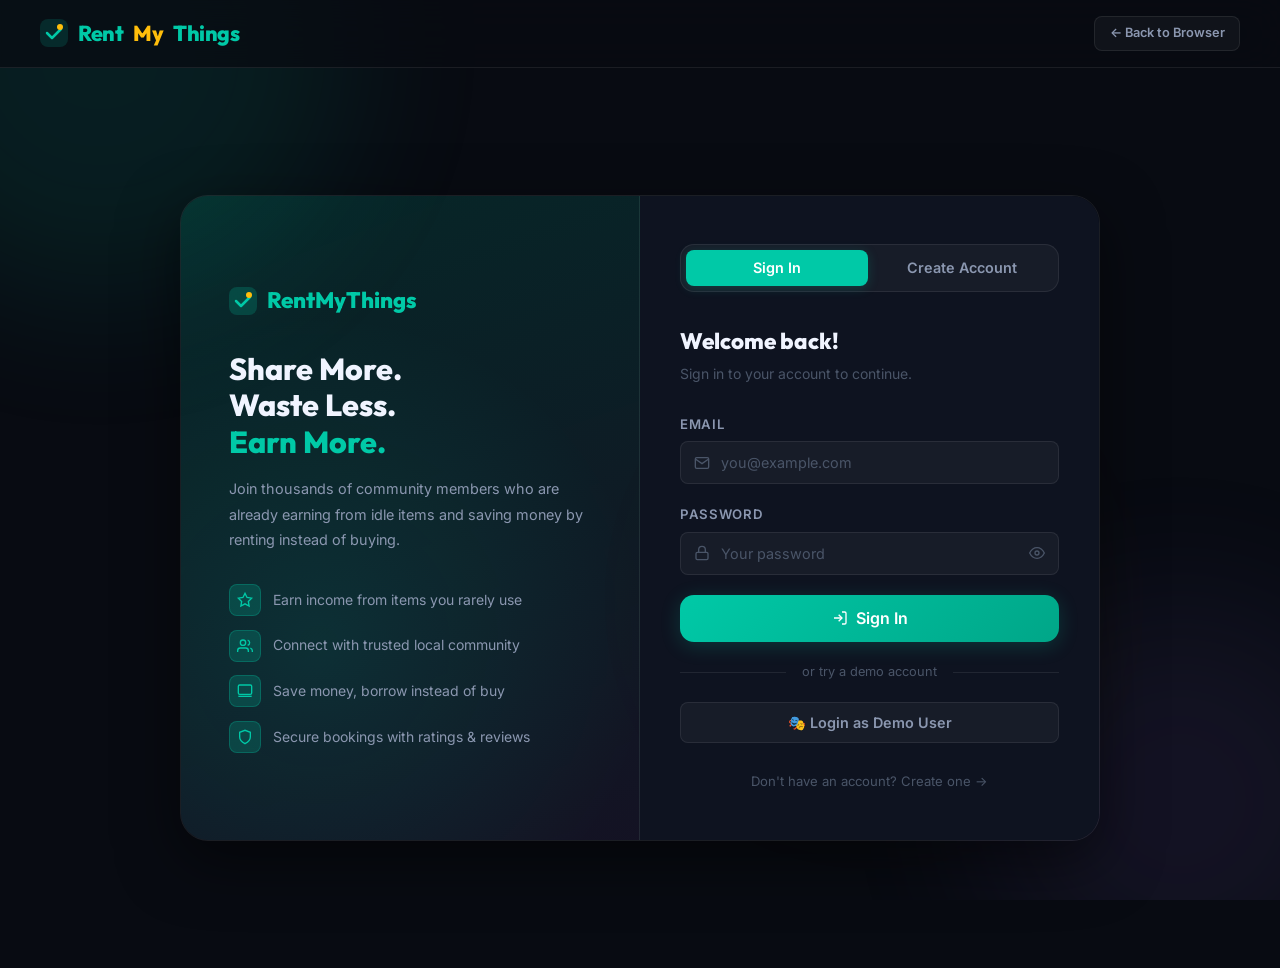
<file: add-item.html>
<!DOCTYPE html>
<html lang="en">

<head>
    <meta charset="UTF-8" />
    <meta name="viewport" content="width=device-width,initial-scale=1.0" />
    <title>List an Item – RentMyThings</title>
    <meta name="description"
        content="List your item for rent on RentMyThings and start earning money from things you rarely use." />
    <link rel="stylesheet" href="main.css" />
    <style>
        .add-layout {
            display: grid;
            grid-template-columns: 1fr 340px;
            gap: 2.5rem;
            max-width: 1100px;
            margin: 0 auto;
            padding: 3rem 2.5rem;
            position: relative;
            z-index: 1;
        }

        .add-form-card {
            background: var(--bg-surface);
            border: 1px solid var(--border);
            border-radius: var(--radius-xl);
            padding: 2.5rem;
        }

        .form-section-title {
            font-family: 'Outfit', sans-serif;
            font-size: 1.1rem;
            font-weight: 800;
            margin-bottom: 1.25rem;
            padding-bottom: .75rem;
            border-bottom: 1px solid var(--border);
            display: flex;
            align-items: center;
            gap: .6rem;
        }

        .form-row {
            display: grid;
            grid-template-columns: 1fr 1fr;
            gap: 1rem;
        }

        /* Hide number input spinners */
        input[type=number]::-webkit-inner-spin-button,
        input[type=number]::-webkit-outer-spin-button { -webkit-appearance: none; margin: 0; }
        input[type=number] { -moz-appearance: textfield; appearance: textfield; }

        /* Rental type toggle */
        .rental-type-toggle {
            display: flex;
            gap: .35rem;
            background: var(--bg-card);
            border: 1px solid var(--border);
            border-radius: var(--radius-md);
            padding: .3rem;
            margin-bottom: 1rem;
        }
        .rental-type-btn {
            flex: 1;
            padding: .5rem .75rem;
            background: transparent;
            color: var(--text-secondary);
            font-size: .82rem;
            font-weight: 600;
            border-radius: var(--radius-sm);
            transition: var(--transition);
            display: flex;
            align-items: center;
            justify-content: center;
            gap: .4rem;
        }
        .rental-type-btn.active {
            background: var(--primary);
            color: #fff;
            box-shadow: 0 2px 10px var(--primary-glow);
        }
        .rental-type-btn:not(.active):hover {
            color: var(--text-primary);
            background: rgba(255,255,255,.05);
        }

        /* Image upload */
        .upload-zone {
            border: 2px dashed var(--border);
            border-radius: var(--radius-lg);
            padding: 2.5rem;
            text-align: center;
            cursor: pointer;
            transition: var(--transition);
            background: rgba(255, 255, 255, .02);
        }

        .upload-zone:hover,
        .upload-zone.dragover {
            border-color: var(--primary);
            background: var(--primary-glow);
        }

        .upload-zone-icon {
            font-size: 2.5rem;
            margin-bottom: .75rem;
        }

        .upload-zone p {
            font-size: .875rem;
            color: var(--text-secondary);
            margin-bottom: .5rem;
        }

        .upload-zone span {
            font-size: .75rem;
            color: var(--text-muted);
        }

        #preview-img {
            width: 100%;
            height: 220px;
            object-fit: cover;
            border-radius: var(--radius-lg);
            border: 1px solid var(--border);
            margin-top: 1rem;
            display: none;
        }

        /* Tips sidebar */
        .tips-card {
            background: var(--bg-surface);
            border: 1px solid var(--border);
            border-radius: var(--radius-xl);
            padding: 1.75rem;
            position: sticky;
            top: 88px;
        }

        .tip-item {
            display: flex;
            gap: 1rem;
            align-items: flex-start;
            padding: .85rem 0;
            border-bottom: 1px solid var(--border);
        }

        .tip-item:last-child {
            border-bottom: none;
        }

        .tip-num {
            width: 28px;
            height: 28px;
            border-radius: 50%;
            background: var(--primary-glow);
            border: 1px solid rgba(0, 201, 167, .25);
            display: flex;
            align-items: center;
            justify-content: center;
            font-size: .75rem;
            font-weight: 800;
            color: var(--primary);
            flex-shrink: 0;
        }

        .tip-text strong {
            display: block;
            font-size: .875rem;
            margin-bottom: .2rem;
        }

        .tip-text span {
            font-size: .8rem;
            color: var(--text-muted);
        }

        .char-count {
            font-size: .75rem;
            color: var(--text-muted);
            text-align: right;
        }

        @media(max-width:900px) {
            .add-layout {
                grid-template-columns: 1fr
            }

            .tips-card {
                position: static
            }
        }

        @media(max-width:560px) {
            .form-row {
                grid-template-columns: 1fr
            }
        }
    </style>
</head>

<body>
    <div class="page-loader" id="page-loader">
        <div class="loader-ring"></div>
    </div>
    <div class="bg-blobs"><span></span><span></span><span></span></div>

    <!-- Navbar -->
    <nav class="navbar" id="navbar">
        <a href="index.html" class="nav-logo">
            <svg width="28" height="28" viewBox="0 0 28 28" fill="none">
                <rect width="28" height="28" rx="8" fill="rgba(0,201,167,0.15)" />
                <path d="M7 14l5 5 9-9" stroke="#00c9a7" stroke-width="2.5" stroke-linecap="round"
                    stroke-linejoin="round" />
                <circle cx="20" cy="8" r="3" fill="#ffbe0b" />
            </svg>
            Rent<span class="logo-dot">My</span>Things
        </a>
        <div class="nav-links">
            <a href="index.html">Browse</a>
            <a href="add-item.html" class="active">List an Item</a>
            <a href="dashboard.html">Dashboard</a>
        </div>
        <div class="nav-actions">
            <button class="nav-user-pill hidden" id="nav-user-pill" onclick="window.location.href='dashboard.html'">
                <div class="nav-avatar"><span id="nav-avatar-initial">?</span></div>
                <span id="nav-user-name">User</span>
            </button>
            <button class="btn btn-ghost btn-sm hidden" id="nav-logout-btn" onclick="Auth.logout()">Logout</button>
            <a href="auth.html" class="btn btn-primary btn-sm" id="nav-login-btn">Sign In</a>
            <button class="hamburger" id="nav-hamburger"><span></span><span></span><span></span></button>
        </div>
    </nav>
    <div class="mobile-menu hidden" id="mobile-menu">
        <a href="index.html">Browse</a><a href="add-item.html">List an Item</a><a href="dashboard.html">Dashboard</a>
        <div style="height:1px;background:var(--border);margin:.5rem 0"></div>
        <a href="auth.html" id="mobile-login">Sign In</a>
        <button class="hidden" id="mobile-logout" onclick="Auth.logout()">Logout</button>
    </div>

    <!-- Page header -->
    <div style="position:relative;z-index:1;padding:3rem 2.5rem 0;max-width:1100px;margin:0 auto">
        <span class="section-label">Create Listing</span>
        <h1 class="section-title">List Your Item for <span class="highlight">Rent</span></h1>
        <p style="color:var(--text-secondary);margin-top:.5rem;font-size:.95rem">Fill in the details below to list your
            item and start earning.</p>
    </div>

    <div class="add-layout">
        <!-- Form -->
        <div class="add-form-card">
            <form id="add-item-form" onsubmit="handleSubmit(event)" novalidate>

                <!-- Basic Info -->
                <div class="form-section-title">
                    <svg width="18" height="18" viewBox="0 0 24 24" fill="none" stroke="var(--primary)"
                        stroke-width="2">
                        <circle cx="12" cy="12" r="10" />
                        <line x1="12" y1="8" x2="12" y2="12" />
                        <line x1="12" y1="16" x2="12.01" y2="16" />
                    </svg>
                    Basic Information
                </div>
                <div style="display:flex;flex-direction:column;gap:1.25rem;margin-bottom:2rem">
                    <div class="form-group">
                        <label class="form-label">Item Title *</label>
                        <input type="text" class="form-input" id="f-title"
                            placeholder="e.g. Sony A7III Camera with 50mm Lens" required maxlength="80"
                            oninput="document.getElementById('title-count').textContent = this.value.length + '/80'" />
                        <div class="char-count"><span id="title-count">0/80</span></div>
                    </div>
                    <div class="form-group">
                        <label class="form-label">Description *</label>
                        <textarea class="form-textarea" id="f-desc"
                            placeholder="Describe your item in detail — condition, included accessories, any restrictions on use…"
                            required maxlength="500"
                            oninput="document.getElementById('desc-count').textContent = this.value.length + '/500'"
                            style="min-height:130px"></textarea>
                        <div class="char-count"><span id="desc-count">0/500</span></div>
                    </div>
                    <div class="form-row">
                        <div class="form-group">
                            <label class="form-label">Category *</label>
                            <select class="form-select" id="f-category" required>
                                <option value="">Choose category…</option>
                                <option value="cameras">📸 Cameras</option>
                                <option value="tools">🔧 Power Tools</option>
                                <option value="camping">⛺ Camping Gear</option>
                                <option value="electronics">🎮 Electronics</option>
                                <option value="sports">🚴 Sports</option>
                                <option value="music">🎸 Music</option>
                                <option value="vehicles">🚗 Vehicles</option>
                                <option value="kitchen">🍳 Kitchen</option>
                            </select>
                        </div>
                        <div class="form-group">
                            <label class="form-label">Condition *</label>
                            <select class="form-select" id="f-condition" required>
                                <option value="">Select condition…</option>
                                <option value="Excellent">🌟 Excellent – Like new</option>
                                <option value="Good">👍 Good – Minor wear</option>
                                <option value="Fair">⚠️ Fair – Visible wear but functional</option>
                            </select>
                        </div>
                    </div>
                </div>

                <!-- Pricing & Location -->
                <div class="form-section-title">
                    <svg width="18" height="18" viewBox="0 0 24 24" fill="none" stroke="var(--primary)"
                        stroke-width="2">
                        <line x1="12" y1="1" x2="12" y2="23" />
                        <path d="M17 5H9.5a3.5 3.5 0 0 0 0 7h5a3.5 3.5 0 0 1 0 7H6" />
                    </svg>
                    Pricing & Location
                </div>
                <div style="display:flex;flex-direction:column;gap:1.25rem;margin-bottom:2rem">
                    <!-- Rental type toggle -->
                    <div class="form-group">
                        <label class="form-label">Rental Type *</label>
                        <div class="rental-type-toggle">
                            <button type="button" class="rental-type-btn active" id="type-daily" onclick="setRentalType('daily')">
                                <svg width="14" height="14" viewBox="0 0 24 24" fill="none" stroke="currentColor" stroke-width="2"><rect x="3" y="4" width="18" height="18" rx="2"/><line x1="16" y1="2" x2="16" y2="6"/><line x1="8" y1="2" x2="8" y2="6"/><line x1="3" y1="10" x2="21" y2="10"/></svg>
                                Per Day
                            </button>
                            <button type="button" class="rental-type-btn" id="type-hourly" onclick="setRentalType('hourly')">
                                <svg width="14" height="14" viewBox="0 0 24 24" fill="none" stroke="currentColor" stroke-width="2"><circle cx="12" cy="12" r="10"/><polyline points="12 6 12 12 16 14"/></svg>
                                Per Hour
                            </button>
                        </div>
                    </div>
                    <div class="form-row">
                        <div class="form-group">
                            <label class="form-label" id="price-label">Rental Price per Day (₹) *</label>
                            <input type="number" class="form-input" id="f-price" placeholder="e.g. 500" min="1" required />
                            <span class="form-hint" id="price-hint">Set a competitive daily rate. You can always change it later.</span>
                        </div>
                        <div class="form-group">
                            <label class="form-label">Your Location *</label>
                            <input type="text" class="form-input" id="f-location"
                                placeholder="City or area (e.g. Bangalore)" required />
                        </div>
                    </div>
                </div>

                <!-- Image -->
                <div class="form-section-title">
                    <svg width="18" height="18" viewBox="0 0 24 24" fill="none" stroke="var(--primary)"
                        stroke-width="2">
                        <rect x="3" y="3" width="18" height="18" rx="2" />
                        <circle cx="8.5" cy="8.5" r="1.5" />
                        <polyline points="21 15 16 10 5 21" />
                    </svg>
                    Item Photo
                </div>
                <div class="upload-zone" id="upload-zone" onclick="document.getElementById('f-image').click()"
                    ondragover="e=>{e.preventDefault();this.classList.add('dragover')}"
                    ondragleave="this.classList.remove('dragover')" ondrop="handleDrop(event)">
                    <div class="upload-zone-icon">📷</div>
                    <p><strong>Click to upload</strong> or drag and drop</p>
                    <span>PNG, JPG, WEBP up to 5MB</span>
                </div>
                <input type="file" id="f-image" accept="image/*" style="display:none"
                    onchange="handleImageSelect(event)" />
                <img id="preview-img" alt="Preview" />

                <!-- Or use URL -->
                <div style="margin-top:1rem">
                    <div class="form-group">
                        <label class="form-label">Or paste an image URL</label>
                        <input type="url" class="form-input" id="f-image-url" placeholder="https://…"
                            oninput="previewFromUrl(this.value)" />
                    </div>
                </div>

                <div style="margin-top:2rem;display:flex;gap:1rem;align-items:center;flex-wrap:wrap">
                    <button type="submit" class="btn btn-primary btn-lg" id="submit-btn">
                        <svg width="18" height="18" viewBox="0 0 24 24" fill="none" stroke="currentColor"
                            stroke-width="2">
                            <path d="M22 11.08V12a10 10 0 1 1-5.93-9.14" />
                            <polyline points="22 4 12 14.01 9 11.01" />
                        </svg>
                        Publish Listing
                    </button>
                    <a href="index.html" class="btn btn-ghost">Cancel</a>
                </div>
            </form>
        </div>

        <!-- Tips sidebar -->
        <div class="tips-card">
            <h3 style="font-family:'Outfit',sans-serif;font-size:1.1rem;font-weight:800;margin-bottom:1rem">
                💡 Tips for Great Listings
            </h3>
            <div class="tip-item">
                <div class="tip-num">1</div>
                <div class="tip-text"><strong>Add a clear photo</strong><span>Items with high-quality photos get 3× more
                        bookings.</span></div>
            </div>
            <div class="tip-item">
                <div class="tip-num">2</div>
                <div class="tip-text"><strong>Describe thoroughly</strong><span>Include all accessories, usage notes and
                        any restrictions.</span></div>
            </div>
            <div class="tip-item">
                <div class="tip-num">3</div>
                <div class="tip-text"><strong>Price competitively</strong><span>Aim for 3–5% of the item's market value
                        per day.</span></div>
            </div>
            <div class="tip-item">
                <div class="tip-num">4</div>
                <div class="tip-text"><strong>Keep location accurate</strong><span>Renters search by city — be specific
                        about your area.</span></div>
            </div>
            <div class="tip-item">
                <div class="tip-num">5</div>
                <div class="tip-text"><strong>Respond quickly</strong><span>Owners who respond within 1 hour get more
                        bookings.</span></div>
            </div>

            <div class="divider"></div>
            <div
                style="background:var(--primary-glow);border:1px solid rgba(0,201,167,.2);border-radius:var(--radius-md);padding:1rem;font-size:.8rem;color:var(--text-secondary)">
                <strong style="color:var(--primary);display:block;margin-bottom:.35rem">💰 Earning Potential</strong>
                A camera rented 3 days/month at ₹800/day earns ₹28,800/year!
            </div>
        </div>
    </div>

    <div id="toast-container"></div>
    <script src="utils.js"></script>
    <script>
        let rentalType = 'daily'; // 'daily' | 'hourly'

        function setRentalType(type) {
            rentalType = type;
            document.getElementById('type-daily').classList.toggle('active', type === 'daily');
            document.getElementById('type-hourly').classList.toggle('active', type === 'hourly');
            const isHourly = type === 'hourly';
            document.getElementById('price-label').textContent = isHourly ? 'Rental Price per Hour (₹) *' : 'Rental Price per Day (₹) *';
            document.getElementById('f-price').placeholder = isHourly ? 'e.g. 150' : 'e.g. 500';
            document.getElementById('price-hint').textContent = isHourly
                ? 'Great for items rented for a few hours (tools, equipment, etc.)'
                : 'Set a competitive daily rate. You can always change it later.';
        }

        document.addEventListener('DOMContentLoaded', () => {
            initNavbar();
            if (!Auth.isLoggedIn()) { window.location.href = 'auth.html?redirect=add-item.html'; return; }

            // Prefill location if user has profile location
            const user = Auth.getUser();
            const freshUser = MockDB.findUserById(user._id);
            const loc = freshUser?.location || user?.location || '';
            if (loc) document.getElementById('f-location').value = loc;

            setTimeout(hideLoader, 300);
        });

        function handleImageSelect(e) {
            const file = e.target.files[0];
            if (!file) return;
            const reader = new FileReader();
            reader.onload = ev => {
                const img = document.getElementById('preview-img');
                img.src = ev.target.result;
                img.style.display = 'block';
            };
            reader.readAsDataURL(file);
        }

        function handleDrop(e) {
            e.preventDefault();
            document.getElementById('upload-zone').classList.remove('dragover');
            const file = e.dataTransfer.files[0];
            if (!file || !file.type.startsWith('image/')) { toast('Please drop an image file', 'warning'); return; }
            const reader = new FileReader();
            reader.onload = ev => {
                const img = document.getElementById('preview-img');
                img.src = ev.target.result;
                img.style.display = 'block';
            };
            reader.readAsDataURL(file);
        }

        function previewFromUrl(url) {
            const img = document.getElementById('preview-img');
            if (!url) { img.style.display = 'none'; return; }
            img.src = url;
            img.style.display = 'block';
            img.onerror = () => { img.style.display = 'none'; };
        }

        function handleSubmit(e) {
            e.preventDefault();
            const title = document.getElementById('f-title').value.trim();
            const desc = document.getElementById('f-desc').value.trim();
            const category = document.getElementById('f-category').value;
            const condition = document.getElementById('f-condition').value;
            const price = parseInt(document.getElementById('f-price').value);
            const location = document.getElementById('f-location').value.trim();

            if (!title || !desc || !category || !condition || !price || !location) {
                toast('Please fill in all required fields', 'warning'); return;
            }
            if (price < 1) { toast('Price must be at least ₹1/day', 'warning'); return; }

            // Determine image URL: file upload > URL input > default
            const previewImg = document.getElementById('preview-img');
            const urlInput = document.getElementById('f-image-url').value.trim();
            let imageUrl = 'https://images.unsplash.com/photo-1558618666-fcd25c85cd64?w=600&q=80';
            if (previewImg.style.display !== 'none' && previewImg.src && !previewImg.src.includes('data:') === false) {
                imageUrl = previewImg.src; // base64 from file upload
            } else if (urlInput) {
                imageUrl = urlInput;
            }

            const btn = document.getElementById('submit-btn');
            btn.disabled = true;
            btn.innerHTML = '<svg width="18" height="18" viewBox="0 0 24 24" fill="none" stroke="currentColor" stroke-width="2" style="animation:spin .8s linear infinite"><path d="M21 12a9 9 0 1 1-18 0 9 9 0 0 1 18 0"/></svg> Publishing…';

            const user = Auth.getUser();
            setTimeout(() => {
                MockDB.createItem({
                    owner_id: user._id,
                    title, description: desc, category, condition,
                    price_per_day: rentalType === 'daily' ? price : null,
                    price_per_hour: rentalType === 'hourly' ? price : null,
                    rental_type: rentalType,
                    location,
                    image_url: imageUrl
                });
                toast('Your listing is live! 🎉', 'success');
                setTimeout(() => { window.location.href = 'dashboard.html'; }, 1000);
            }, 700);
        }
    </script>
</body>

</html>
</file>
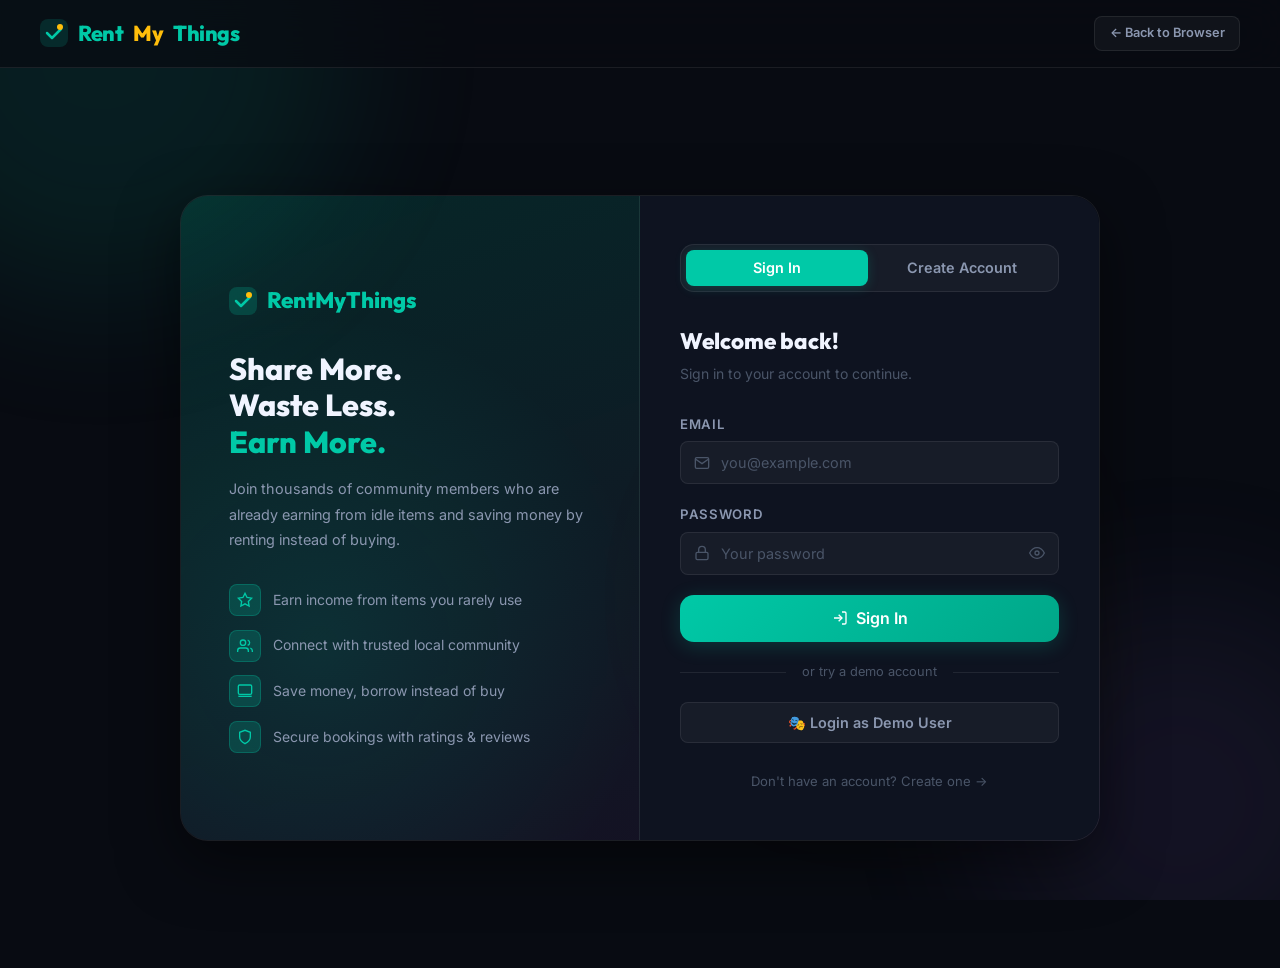
<file: auth.html>
<!DOCTYPE html>
<html lang="en">

<head>
    <meta charset="UTF-8" />
    <meta name="viewport" content="width=device-width,initial-scale=1.0" />
    <title>Sign In / Register – RentMyThings</title>
    <meta name="description"
        content="Join RentMyThings – create an account or sign in to start renting or listing items." />
    <link rel="stylesheet" href="main.css" />
    <style>
        .auth-page {
            min-height: 100vh;
            display: flex;
            align-items: center;
            justify-content: center;
            position: relative;
            z-index: 1;
            padding: 2rem 1rem;
        }

        .auth-split {
            display: grid;
            grid-template-columns: 1fr 1fr;
            max-width: 920px;
            width: 100%;
            gap: 0;
            border-radius: var(--radius-xl);
            overflow: hidden;
            box-shadow: var(--shadow-float);
            border: 1px solid var(--border);
        }

        .auth-left {
            background: linear-gradient(160deg, rgba(0, 201, 167, .15) 0%, rgba(124, 92, 191, .1) 100%);
            border-right: 1px solid var(--border);
            padding: 3rem;
            display: flex;
            flex-direction: column;
            justify-content: center;
            position: relative;
            overflow: hidden;
        }

        .auth-left::before {
            content: '';
            position: absolute;
            inset: 0;
            background: radial-gradient(circle at 30% 70%, rgba(0, 201, 167, .12), transparent 60%);
        }

        .auth-left-content {
            position: relative;
            z-index: 1;
        }

        .auth-brand-logo {
            display: flex;
            align-items: center;
            gap: 10px;
            font-family: 'Outfit', sans-serif;
            font-size: 1.4rem;
            font-weight: 800;
            color: var(--primary);
            margin-bottom: 2rem;
        }

        .auth-left h2 {
            font-family: 'Outfit', sans-serif;
            font-size: 1.9rem;
            font-weight: 800;
            line-height: 1.2;
            margin-bottom: 1rem;
        }

        .auth-left p {
            color: var(--text-secondary);
            font-size: .9rem;
            line-height: 1.75;
            margin-bottom: 2rem;
        }

        .auth-benefits {
            display: flex;
            flex-direction: column;
            gap: .85rem;
        }

        .auth-benefit {
            display: flex;
            align-items: center;
            gap: .75rem;
            font-size: .875rem;
            color: var(--text-secondary);
        }

        .auth-benefit-icon {
            width: 32px;
            height: 32px;
            border-radius: 8px;
            background: var(--primary-glow);
            border: 1px solid rgba(0, 201, 167, .25);
            display: flex;
            align-items: center;
            justify-content: center;
            flex-shrink: 0;
        }

        .auth-right {
            background: var(--bg-surface);
            padding: 3rem 2.5rem;
        }

        .auth-tabs {
            display: flex;
            gap: .25rem;
            background: var(--bg-card);
            border: 1px solid var(--border);
            border-radius: var(--radius-md);
            padding: .3rem;
            margin-bottom: 2rem;
        }

        .auth-tab {
            flex: 1;
            padding: .6rem 1rem;
            text-align: center;
            background: transparent;
            color: var(--text-secondary);
            font-size: .9rem;
            font-weight: 600;
            border-radius: var(--radius-sm);
            transition: var(--transition);
        }

        .auth-tab.active {
            background: var(--primary);
            color: #fff;
            box-shadow: 0 2px 12px var(--primary-glow);
        }

        .auth-form {
            display: none;
        }

        .auth-form.active {
            display: flex;
            flex-direction: column;
            gap: 1.25rem;
            animation: fadeIn .3s ease;
        }

        .input-icon-wrap {
            position: relative;
        }

        .input-icon-wrap .form-input {
            padding-left: 2.5rem;
        }

        .input-icon {
            position: absolute;
            left: .85rem;
            top: 50%;
            transform: translateY(-50%);
            color: var(--text-muted);
            pointer-events: none;
        }

        .auth-divider {
            display: flex;
            align-items: center;
            gap: 1rem;
            font-size: .8rem;
            color: var(--text-muted);
        }

        .auth-divider::before,
        .auth-divider::after {
            content: '';
            flex: 1;
            height: 1px;
            background: var(--border);
        }

        .auth-footer-text {
            text-align: center;
            font-size: .82rem;
            color: var(--text-muted);
            margin-top: .5rem;
        }

        .toggle-pw {
            position: absolute;
            right: .85rem;
            top: 50%;
            transform: translateY(-50%);
            background: none;
            border: none;
            color: var(--text-muted);
            cursor: pointer;
            padding: 0;
            display: flex;
            align-items: center;
            transition: var(--transition);
        }
        .toggle-pw:hover { color: var(--text-secondary); }
        .input-icon-wrap .form-input.has-toggle { padding-right: 2.75rem; }

        @media(max-width:640px) {
            .auth-split {
                grid-template-columns: 1fr
            }

            .auth-left {
                display: none
            }

            .auth-right {
                border-radius: var(--radius-xl)
            }
        }
    </style>
</head>

<body>
    <div class="page-loader" id="page-loader">
        <div class="loader-ring"></div>
    </div>
    <div class="bg-blobs"><span></span><span></span><span></span></div>

    <!-- Navbar (minimal) -->
    <nav class="navbar">
        <a href="index.html" class="nav-logo">
            <svg width="28" height="28" viewBox="0 0 28 28" fill="none">
                <rect width="28" height="28" rx="8" fill="rgba(0,201,167,0.15)" />
                <path d="M7 14l5 5 9-9" stroke="#00c9a7" stroke-width="2.5" stroke-linecap="round"
                    stroke-linejoin="round" />
                <circle cx="20" cy="8" r="3" fill="#ffbe0b" />
            </svg>
            Rent<span class="logo-dot">My</span>Things
        </a>
        <div class="nav-actions">
            <a href="index.html" class="btn btn-ghost btn-sm">← Back to Browser</a>
        </div>
    </nav>

    <main class="auth-page">
        <div class="auth-split">
            <!-- Left panel -->
            <div class="auth-left">
                <div class="auth-left-content">
                    <div class="auth-brand-logo">
                        <svg width="28" height="28" viewBox="0 0 28 28" fill="none">
                            <rect width="28" height="28" rx="8" fill="rgba(0,201,167,0.2)" />
                            <path d="M7 14l5 5 9-9" stroke="#00c9a7" stroke-width="2.5" stroke-linecap="round"
                                stroke-linejoin="round" />
                            <circle cx="20" cy="8" r="3" fill="#ffbe0b" />
                        </svg>
                        RentMyThings
                    </div>
                    <h2>Share More.<br />Waste Less.<br /><span style="color:var(--primary)">Earn More.</span></h2>
                    <p>Join thousands of community members who are already earning from idle items and saving money by
                        renting instead of buying.</p>
                    <div class="auth-benefits">
                        <div class="auth-benefit">
                            <div class="auth-benefit-icon"><svg width="16" height="16" viewBox="0 0 24 24" fill="none"
                                    stroke="var(--primary)" stroke-width="2">
                                    <path
                                        d="M12 2L15.09 8.26 22 9.27 17 14.14 18.18 21.02 12 17.77 5.82 21.02 7 14.14 2 9.27 8.91 8.26z" />
                                </svg></div>
                            <span>Earn income from items you rarely use</span>
                        </div>
                        <div class="auth-benefit">
                            <div class="auth-benefit-icon"><svg width="16" height="16" viewBox="0 0 24 24" fill="none"
                                    stroke="var(--primary)" stroke-width="2">
                                    <path d="M17 21v-2a4 4 0 0 0-4-4H5a4 4 0 0 0-4 4v2" />
                                    <circle cx="9" cy="7" r="4" />
                                    <path d="M23 21v-2a4 4 0 0 0-3-3.87" />
                                    <path d="M16 3.13a4 4 0 0 1 0 7.75" />
                                </svg></div>
                            <span>Connect with trusted local community</span>
                        </div>
                        <div class="auth-benefit">
                            <div class="auth-benefit-icon"><svg width="16" height="16" viewBox="0 0 24 24" fill="none"
                                    stroke="var(--primary)" stroke-width="2">
                                    <rect x="2" y="3" width="20" height="14" rx="2" />
                                    <line x1="2" y1="20" x2="22" y2="20" />
                                </svg></div>
                            <span>Save money, borrow instead of buy</span>
                        </div>
                        <div class="auth-benefit">
                            <div class="auth-benefit-icon"><svg width="16" height="16" viewBox="0 0 24 24" fill="none"
                                    stroke="var(--primary)" stroke-width="2">
                                    <path d="M12 22s8-4 8-10V5l-8-3-8 3v7c0 6 8 10 8 10z" />
                                </svg></div>
                            <span>Secure bookings with ratings & reviews</span>
                        </div>
                    </div>
                </div>
            </div>

            <!-- Right panel - forms -->
            <div class="auth-right">
                <div class="auth-tabs">
                    <button class="auth-tab active" id="tab-login" onclick="switchTab('login')">Sign In</button>
                    <button class="auth-tab" id="tab-register" onclick="switchTab('register')">Create Account</button>
                </div>

                <!-- Login Form -->
                <form class="auth-form active" id="form-login" onsubmit="handleLogin(event)">
                    <div style="margin-bottom:.5rem">
                        <h3
                            style="font-family:'Outfit',sans-serif;font-size:1.4rem;font-weight:800;margin-bottom:.25rem">
                            Welcome back!</h3>
                        <p style="color:var(--text-muted);font-size:.875rem">Sign in to your account to continue.</p>
                    </div>
                    <div class="form-group">
                        <label class="form-label">Email</label>
                        <div class="input-icon-wrap">
                            <svg class="input-icon" width="16" height="16" viewBox="0 0 24 24" fill="none"
                                stroke="currentColor" stroke-width="2">
                                <path d="M4 4h16c1.1 0 2 .9 2 2v12c0 1.1-.9 2-2 2H4c-1.1 0-2-.9-2-2V6c0-1.1.9-2 2-2z" />
                                <polyline points="22,6 12,13 2,6" />
                            </svg>
                            <input type="email" class="form-input" id="login-email" placeholder="you@example.com"
                                required autocomplete="email" />
                        </div>
                    </div>
                    <div class="form-group">
                        <label class="form-label">Password</label>
                        <div class="input-icon-wrap">
                            <svg class="input-icon" width="16" height="16" viewBox="0 0 24 24" fill="none"
                                stroke="currentColor" stroke-width="2">
                                <rect x="3" y="11" width="18" height="11" rx="2" />
                                <path d="M7 11V7a5 5 0 0 1 10 0v4" />
                            </svg>
                            <input type="password" class="form-input" id="login-password" placeholder="Your password"
                                required autocomplete="current-password" style="padding-right:2.75rem" />
                            <button type="button" class="toggle-pw" onclick="togglePw('login-password',this)" tabindex="-1" title="Show/hide password">
                                <svg width="16" height="16" viewBox="0 0 24 24" fill="none" stroke="currentColor" stroke-width="2"><path d="M1 12s4-8 11-8 11 8 11 8-4 8-11 8-11-8-11-8z"/><circle cx="12" cy="12" r="3"/></svg>
                            </button>
                        </div>
                    </div>
                    <button type="submit" class="btn btn-primary w-full btn-lg" id="login-btn">
                        <svg width="16" height="16" viewBox="0 0 24 24" fill="none" stroke="currentColor"
                            stroke-width="2">
                            <path d="M15 3h4a2 2 0 0 1 2 2v14a2 2 0 0 1-2 2h-4" />
                            <polyline points="10,17 15,12 10,7" />
                            <line x1="15" y1="12" x2="3" y2="12" />
                        </svg>
                        Sign In
                    </button>
                    <div class="auth-divider">or try a demo account</div>
                    <button type="button" class="btn btn-ghost w-full" onclick="demoLogin()">
                        🎭 Login as Demo User
                    </button>
                    <p class="auth-footer-text">Don't have an account? <a href="#"
                            onclick="switchTab('register')">Create one →</a></p>
                </form>

                <!-- Register Form -->
                <form class="auth-form" id="form-register" onsubmit="handleRegister(event)">
                    <div style="margin-bottom:.5rem">
                        <h3
                            style="font-family:'Outfit',sans-serif;font-size:1.4rem;font-weight:800;margin-bottom:.25rem">
                            Join the community</h3>
                        <p style="color:var(--text-muted);font-size:.875rem">Create your free account in under a minute.
                        </p>
                    </div>
                    <div class="form-group">
                        <label class="form-label">Full Name</label>
                        <div class="input-icon-wrap">
                            <svg class="input-icon" width="16" height="16" viewBox="0 0 24 24" fill="none"
                                stroke="currentColor" stroke-width="2">
                                <path d="M20 21v-2a4 4 0 0 0-4-4H8a4 4 0 0 0-4 4v2" />
                                <circle cx="12" cy="7" r="4" />
                            </svg>
                            <input type="text" class="form-input" id="reg-name" placeholder="Arjun Sharma" required
                                autocomplete="name" />
                        </div>
                    </div>
                    <div class="form-group">
                        <label class="form-label">Email Address</label>
                        <div class="input-icon-wrap">
                            <svg class="input-icon" width="16" height="16" viewBox="0 0 24 24" fill="none"
                                stroke="currentColor" stroke-width="2">
                                <path d="M4 4h16c1.1 0 2 .9 2 2v12c0 1.1-.9 2-2 2H4c-1.1 0-2-.9-2-2V6c0-1.1.9-2 2-2z" />
                                <polyline points="22,6 12,13 2,6" />
                            </svg>
                            <input type="email" class="form-input" id="reg-email" placeholder="you@example.com" required
                                autocomplete="email" />
                        </div>
                    </div>
                    <div class="form-group">
                        <label class="form-label">Password</label>
                        <div class="input-icon-wrap">
                            <svg class="input-icon" width="16" height="16" viewBox="0 0 24 24" fill="none"
                                stroke="currentColor" stroke-width="2">
                                <rect x="3" y="11" width="18" height="11" rx="2" />
                                <path d="M7 11V7a5 5 0 0 1 10 0v4" />
                            </svg>
                            <input type="password" class="form-input" id="reg-password" placeholder="Min. 6 characters"
                                required minlength="6" autocomplete="new-password" style="padding-right:2.75rem" />
                            <button type="button" class="toggle-pw" onclick="togglePw('reg-password',this)" tabindex="-1" title="Show/hide password">
                                <svg width="16" height="16" viewBox="0 0 24 24" fill="none" stroke="currentColor" stroke-width="2"><path d="M1 12s4-8 11-8 11 8 11 8-4 8-11 8-11-8-11-8z"/><circle cx="12" cy="12" r="3"/></svg>
                            </button>
                        </div>
                    </div>
                    <div class="form-group">
                        <label class="form-label">Confirm Password</label>
                        <div class="input-icon-wrap">
                            <svg class="input-icon" width="16" height="16" viewBox="0 0 24 24" fill="none"
                                stroke="currentColor" stroke-width="2">
                                <rect x="3" y="11" width="18" height="11" rx="2" />
                                <path d="M7 11V7a5 5 0 0 1 10 0v4" />
                            </svg>
                            <input type="password" class="form-input" id="reg-confirm" placeholder="Repeat password"
                                required autocomplete="new-password" style="padding-right:2.75rem" />
                            <button type="button" class="toggle-pw" onclick="togglePw('reg-confirm',this)" tabindex="-1" title="Show/hide password">
                                <svg width="16" height="16" viewBox="0 0 24 24" fill="none" stroke="currentColor" stroke-width="2"><path d="M1 12s4-8 11-8 11 8 11 8-4 8-11 8-11-8-11-8z"/><circle cx="12" cy="12" r="3"/></svg>
                            </button>
                        </div>
                    </div>
                    <button type="submit" class="btn btn-primary w-full btn-lg" id="register-btn">
                        <svg width="16" height="16" viewBox="0 0 24 24" fill="none" stroke="currentColor"
                            stroke-width="2">
                            <path d="M16 21v-2a4 4 0 0 0-4-4H5a4 4 0 0 0-4 4v2" />
                            <circle cx="8.5" cy="7" r="4" />
                            <line x1="20" y1="8" x2="20" y2="14" />
                            <line x1="23" y1="11" x2="17" y2="11" />
                        </svg>
                        Create Account
                    </button>
                    <p class="auth-footer-text">Already have an account? <a href="#" onclick="switchTab('login')">Sign
                            in →</a></p>
                </form>
            </div>
        </div>
    </main>

    <div id="toast-container"></div>
    <script src="utils.js"></script>
    <script>
        // Redirect if already logged in
        if (Auth.isLoggedIn()) window.location.href = 'dashboard.html';

        setTimeout(hideLoader, 300);

        // Check for URL tab param
        const tabParam = new URLSearchParams(window.location.search).get('tab');
        if (tabParam === 'register') switchTab('register');

        function switchTab(tab) {
            document.querySelectorAll('.auth-tab').forEach(t => t.classList.remove('active'));
            document.querySelectorAll('.auth-form').forEach(f => f.classList.remove('active'));
            document.getElementById('tab-' + tab).classList.add('active');
            document.getElementById('form-' + tab).classList.add('active');
        }

        function togglePw(id, btn) {
            const inp = document.getElementById(id);
            const isHidden = inp.type === 'password';
            inp.type = isHidden ? 'text' : 'password';
            btn.innerHTML = isHidden
                ? `<svg width="16" height="16" viewBox="0 0 24 24" fill="none" stroke="currentColor" stroke-width="2"><path d="M17.94 17.94A10.07 10.07 0 0 1 12 20c-7 0-11-8-11-8a18.45 18.45 0 0 1 5.06-5.94M9.9 4.24A9.12 9.12 0 0 1 12 4c7 0 11 8 11 8a18.5 18.5 0 0 1-2.16 3.19m-6.72-1.07a3 3 0 1 1-4.24-4.24"/><line x1="1" y1="1" x2="23" y2="23"/></svg>`
                : `<svg width="16" height="16" viewBox="0 0 24 24" fill="none" stroke="currentColor" stroke-width="2"><path d="M1 12s4-8 11-8 11 8 11 8-4 8-11 8-11-8-11-8z"/><circle cx="12" cy="12" r="3"/></svg>`;
        }

        function handleLogin(e) {
            e.preventDefault();
            const email = document.getElementById('login-email').value.trim();
            const password = document.getElementById('login-password').value;
            const btn = document.getElementById('login-btn');

            const user = MockDB.findUserByEmail(email);
            if (!user || user.password !== password) {
                toast('Invalid email or password. Hint: arjun@example.com / password', 'error');
                return;
            }
            btn.disabled = true;
            btn.innerHTML = '<svg width="16" height="16" viewBox="0 0 24 24" fill="none" stroke="currentColor" stroke-width="2" style="animation:spin .8s linear infinite"><path d="M21 12a9 9 0 1 1-18 0 9 9 0 0 1 18 0"/></svg> Signing in…';

            // Simulate slight delay
            setTimeout(() => {
                const { password: _, ...safeUser } = user;
                Auth.save('mock_jwt_' + user._id, safeUser);
                toast('Welcome back, ' + user.name.split(' ')[0] + '!', 'success');
                setTimeout(() => {
                    const redirect = new URLSearchParams(window.location.search).get('redirect');
                    window.location.href = redirect || 'dashboard.html';
                }, 800);
            }, 600);
        }

        function handleRegister(e) {
            e.preventDefault();
            const name = document.getElementById('reg-name').value.trim();
            const email = document.getElementById('reg-email').value.trim();
            const password = document.getElementById('reg-password').value;
            const confirm = document.getElementById('reg-confirm').value;
            const btn = document.getElementById('register-btn');

            if (password !== confirm) { toast('Passwords do not match', 'error'); return; }
            if (MockDB.findUserByEmail(email)) { toast('Email already registered. Please sign in.', 'warning'); return; }

            btn.disabled = true;
            btn.innerHTML = '<svg width="16" height="16" viewBox="0 0 24 24" fill="none" stroke="currentColor" stroke-width="2" style="animation:spin .8s linear infinite"><path d="M21 12a9 9 0 1 1-18 0 9 9 0 0 1 18 0"/></svg> Creating account…';
            setTimeout(() => {
                const user = MockDB.createUser({ name, email, password });
                const { password: _, ...safeUser } = user;
                Auth.save('mock_jwt_' + user._id, safeUser);
                toast('Account created! Welcome to RentMyThings 🎉', 'success');
                setTimeout(() => { window.location.href = 'dashboard.html'; }, 1000);
            }, 700);
        }

        function demoLogin() {
            document.getElementById('login-email').value = 'arjun@example.com';
            document.getElementById('login-password').value = 'password';
            setTimeout(() => document.getElementById('form-login').requestSubmit(), 300);
        }
    </script>
</body>

</html>
</file>
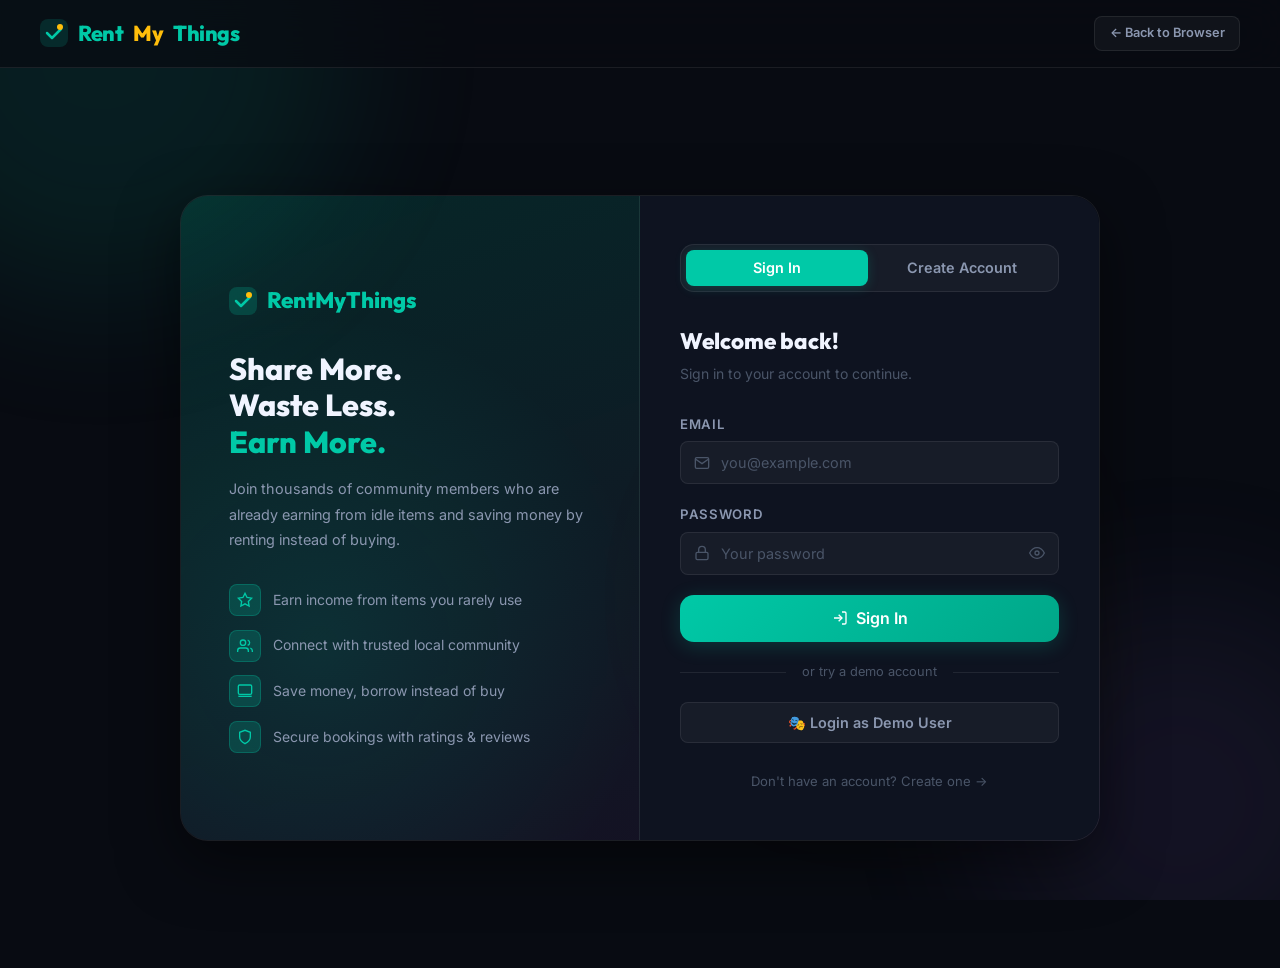
<file: dashboard.html>
<!DOCTYPE html>
<html lang="en">

<head>
    <meta charset="UTF-8" />
    <meta name="viewport" content="width=device-width,initial-scale=1.0" />
    <title>Dashboard – RentMyThings</title>
    <meta name="description" content="Manage your listings, bookings, and profile on RentMyThings." />
    <link rel="stylesheet" href="main.css" />
    <style>
        .dash-layout {
            max-width: 1200px;
            margin: 0 auto;
            padding: 2rem 2.5rem 4rem;
            position: relative;
            z-index: 1;
        }

        .dash-header {
            display: flex;
            align-items: center;
            gap: 1.5rem;
            margin-bottom: 2.5rem;
            flex-wrap: wrap;
        }

        .dash-avatar {
            width: 72px;
            height: 72px;
            border-radius: 50%;
            background: linear-gradient(135deg, var(--primary), var(--accent));
            display: flex;
            align-items: center;
            justify-content: center;
            font-size: 1.75rem;
            font-weight: 800;
            color: #fff;
            flex-shrink: 0;
            border: 3px solid rgba(0, 201, 167, .3);
        }

        .dash-avatar img {
            width: 100%;
            height: 100%;
            object-fit: cover;
            border-radius: 50%;
        }

        .dash-user-info h1 {
            font-family: 'Outfit', sans-serif;
            font-size: 1.5rem;
            font-weight: 800;
        }

        .dash-user-info p {
            color: var(--text-secondary);
            font-size: .875rem;
        }

        .dash-stats {
            display: grid;
            grid-template-columns: repeat(4, 1fr);
            gap: 1rem;
            margin-bottom: 2rem;
        }

        .stat-card {
            background: var(--bg-card);
            border: 1px solid var(--border);
            border-radius: var(--radius-lg);
            padding: 1.25rem;
            text-align: center;
            transition: var(--transition);
        }

        .stat-card:hover {
            border-color: var(--border-hover);
            transform: translateY(-2px);
        }

        .stat-num {
            font-family: 'Outfit', sans-serif;
            font-size: 1.9rem;
            font-weight: 900;
            color: var(--primary);
        }

        .stat-label {
            font-size: .78rem;
            color: var(--text-muted);
            font-weight: 600;
            text-transform: uppercase;
            letter-spacing: .05em;
        }

        /* Dash tabs */
        .dash-tabs {
            display: flex;
            gap: .35rem;
            border-bottom: 1px solid var(--border);
            margin-bottom: 2rem;
            overflow-x: auto;
            padding-bottom: 0;
        }

        .dash-tab {
            padding: .65rem 1.25rem;
            color: var(--text-secondary);
            font-size: .875rem;
            font-weight: 600;
            background: none;
            border-bottom: 2px solid transparent;
            transition: var(--transition);
            white-space: nowrap;
            margin-bottom: -1px;
        }

        .dash-tab:hover {
            color: var(--text-primary);
        }

        .dash-tab.active {
            color: var(--primary);
            border-bottom-color: var(--primary);
        }

        /* Profile form */
        .profile-grid {
            display: grid;
            grid-template-columns: 1fr 1fr;
            gap: 1.5rem;
        }

        .profile-photo-area {
            text-align: center;
            margin-bottom: 2rem;
        }

        .profile-big-avatar {
            width: 100px;
            height: 100px;
            border-radius: 50%;
            background: linear-gradient(135deg, var(--primary), var(--accent));
            display: flex;
            align-items: center;
            justify-content: center;
            font-size: 2.2rem;
            font-weight: 800;
            color: #fff;
            border: 4px solid rgba(0, 201, 167, .25);
            margin: 0 auto 1rem;
            overflow: hidden;
        }

        .profile-big-avatar img {
            width: 100%;
            height: 100%;
            object-fit: cover;
        }

        /* Item management */
        .my-item-row {
            display: flex;
            align-items: center;
            gap: 1rem;
            padding: 1rem 1.25rem;
            border-bottom: 1px solid var(--border);
            transition: var(--transition);
        }

        .my-item-row:last-child {
            border-bottom: none;
        }

        .my-item-row:hover {
            background: rgba(255, 255, 255, .02);
        }

        .my-item-img {
            width: 64px;
            height: 48px;
            border-radius: var(--radius-sm);
            object-fit: cover;
            flex-shrink: 0;
        }

        .my-item-info {
            flex: 1;
            min-width: 0;
        }

        .my-item-title {
            font-weight: 600;
            font-size: .9rem;
            white-space: nowrap;
            overflow: hidden;
            text-overflow: ellipsis;
        }

        .my-item-meta {
            font-size: .78rem;
            color: var(--text-secondary);
            margin-top: .2rem;
        }

        .my-item-actions {
            display: flex;
            gap: .5rem;
            flex-shrink: 0;
        }

        /* Booking rows */
        .booking-row {
            padding: 1.25rem;
            border-bottom: 1px solid var(--border);
            transition: var(--transition);
        }

        .booking-row:last-child {
            border-bottom: none;
        }

        .booking-row:hover {
            background: rgba(255, 255, 255, .02);
        }

        .booking-row-header {
            display: flex;
            align-items: center;
            justify-content: space-between;
            flex-wrap: wrap;
            gap: .75rem;
            margin-bottom: .6rem;
        }

        .booking-item-name {
            font-weight: 700;
            font-size: .95rem;
            cursor: pointer;
            color: var(--text-primary);
            transition: var(--transition);
        }

        .booking-item-name:hover {
            color: var(--primary);
        }

        .booking-dates {
            font-size: .82rem;
            color: var(--text-secondary);
            display: flex;
            align-items: center;
            gap: .5rem;
        }

        .booking-actions {
            display: flex;
            gap: .5rem;
            margin-top: .75rem;
            flex-wrap: wrap;
        }

        /* Review form */
        .star-rate {
            display: flex;
            gap: .35rem;
            flex-direction: row-reverse;
            justify-content: flex-start;
        }

        .star-rate input {
            display: none;
        }

        .star-rate label {
            font-size: 1.75rem;
            cursor: pointer;
            color: var(--text-muted);
            transition: var(--transition);
        }

        .star-rate label:hover,
        .star-rate label:hover~label,
        .star-rate input:checked~label {
            color: var(--secondary);
            transform: scale(1.1);
        }

        @media(max-width:768px) {
            .dash-stats {
                grid-template-columns: repeat(2, 1fr)
            }
        }

        @media(max-width:480px) {
            .dash-stats {
                grid-template-columns: 1fr 1fr
            }

            .profile-grid {
                grid-template-columns: 1fr
            }
        }
    </style>
</head>

<body>
    <div class="page-loader" id="page-loader">
        <div class="loader-ring"></div>
    </div>
    <div class="bg-blobs"><span></span><span></span><span></span></div>

    <!-- Navbar -->
    <nav class="navbar" id="navbar">
        <a href="index.html" class="nav-logo">
            <svg width="28" height="28" viewBox="0 0 28 28" fill="none">
                <rect width="28" height="28" rx="8" fill="rgba(0,201,167,0.15)" />
                <path d="M7 14l5 5 9-9" stroke="#00c9a7" stroke-width="2.5" stroke-linecap="round"
                    stroke-linejoin="round" />
                <circle cx="20" cy="8" r="3" fill="#ffbe0b" />
            </svg>
            Rent<span class="logo-dot">My</span>Things
        </a>
        <div class="nav-links">
            <a href="index.html">Browse</a>
            <a href="add-item.html">List an Item</a>
            <a href="dashboard.html" class="active">Dashboard</a>
        </div>
        <div class="nav-actions">
            <button class="nav-user-pill hidden" id="nav-user-pill">
                <div class="nav-avatar"><span id="nav-avatar-initial">?</span></div>
                <span id="nav-user-name">User</span>
            </button>
            <button class="btn btn-ghost btn-sm hidden" id="nav-logout-btn" onclick="Auth.logout()">Logout</button>
            <a href="auth.html" class="btn btn-primary btn-sm" id="nav-login-btn">Sign In</a>
            <button class="hamburger" id="nav-hamburger"><span></span><span></span><span></span></button>
        </div>
    </nav>
    <div class="mobile-menu hidden" id="mobile-menu">
        <a href="index.html">Browse</a><a href="add-item.html">List an Item</a><a href="dashboard.html">Dashboard</a>
        <div style="height:1px;background:var(--border);margin:.5rem 0"></div>
        <a href="auth.html" id="mobile-login">Sign In</a>
        <button class="hidden" id="mobile-logout" onclick="Auth.logout()">Logout</button>
    </div>

    <div class="dash-layout">
        <!-- Profile header -->
        <div class="dash-header">
            <div class="dash-avatar" id="dash-avatar">?</div>
            <div class="dash-user-info">
                <h1 id="dash-name">Loading…</h1>
                <p id="dash-email">—</p>
                <p id="dash-member-since" style="color:var(--text-muted);font-size:.78rem;margin-top:.15rem"></p>
                <div style="display:flex;align-items:center;gap:.75rem;margin-top:.4rem">
                    <span id="dash-rating-stars"></span>
                    <span id="dash-reviews-count" style="font-size:.8rem;color:var(--text-muted)"></span>
                </div>
            </div>
            <a href="add-item.html" class="btn btn-primary" style="margin-left:auto">
                <svg width="16" height="16" viewBox="0 0 24 24" fill="none" stroke="currentColor" stroke-width="2">
                    <line x1="12" y1="5" x2="12" y2="19" />
                    <line x1="5" y1="12" x2="19" y2="12" />
                </svg>
                New Listing
            </a>
        </div>

        <!-- Stats bar -->
        <div class="dash-stats">
            <div class="stat-card">
                <div class="stat-num" id="stat-listings">0</div>
                <div class="stat-label">My Listings</div>
            </div>
            <div class="stat-card">
                <div class="stat-num" id="stat-bookings">0</div>
                <div class="stat-label">My Bookings</div>
            </div>
            <div class="stat-card">
                <div class="stat-num" id="stat-requests">0</div>
                <div class="stat-label">Requests In</div>
            </div>
            <div class="stat-card">
                <div class="stat-num" id="stat-rating">—</div>
                <div class="stat-label">Avg Rating</div>
            </div>
        </div>

        <!-- Tabs -->
        <div class="dash-tabs">
            <button class="dash-tab active" data-tab="profile" onclick="switchDashTab('profile',this)">👤 Profile</button>
            <button class="dash-tab" data-tab="listings" onclick="switchDashTab('listings',this)">📦 My Listings</button>
            <button class="dash-tab" data-tab="bookings" onclick="switchDashTab('bookings',this)">🗓 My Bookings</button>
            <button class="dash-tab" data-tab="requests" onclick="switchDashTab('requests',this)">📨 Requests <span id="request-badge" style="display:none;background:var(--danger);color:#fff;border-radius:999px;font-size:.65rem;padding:.1rem .45rem;margin-left:.35rem;font-weight:800"></span></button>
            <button class="dash-tab" data-tab="reviews" onclick="switchDashTab('reviews',this)">⭐ Reviews</button>
        </div>

        <!-- ── Tab: Profile ─────────────────────────────────────── -->
        <div id="tab-profile" class="tab-pane">
            <div class="card p-4">
                <div class="profile-photo-area">
                    <div class="profile-big-avatar" id="profile-big-avatar">?</div>
                    <button class="btn btn-ghost btn-sm"
                        onclick="toast('Photo upload available when backend is connected','info')">
                        <svg width="14" height="14" viewBox="0 0 24 24" fill="none" stroke="currentColor"
                            stroke-width="2">
                            <path
                                d="M23 19a2 2 0 0 1-2 2H3a2 2 0 0 1-2-2V8a2 2 0 0 1 2-2h4l2-3h6l2 3h4a2 2 0 0 1 2 2z" />
                            <circle cx="12" cy="13" r="4" />
                        </svg>
                        Change Photo
                    </button>
                </div>
                <form onsubmit="saveProfile(event)">
                    <div class="profile-grid" style="margin-bottom:1.5rem">
                        <div class="form-group">
                            <label class="form-label">Full Name</label>
                            <input type="text" class="form-input" id="p-name" placeholder="Your name" />
                        </div>
                        <div class="form-group">
                            <label class="form-label">Email Address</label>
                            <input type="email" class="form-input" id="p-email" placeholder="your@email.com" disabled
                                style="opacity:.6" />
                        </div>
                        <div class="form-group">
                            <label class="form-label">Your City / Area</label>
                            <input type="text" class="form-input" id="p-location" placeholder="e.g. Bangalore" />
                        </div>
                        <div class="form-group">
                            <label class="form-label">Member Since</label>
                            <input type="text" class="form-input" id="p-since" disabled style="opacity:.6" />
                        </div>
                    </div>
                    <button type="submit" class="btn btn-primary">Save Changes</button>
                </form>
                <div class="divider"></div>
                <button class="btn btn-danger" onclick="Auth.logout()">
                    <svg width="16" height="16" viewBox="0 0 24 24" fill="none" stroke="currentColor" stroke-width="2">
                        <path d="M9 21H5a2 2 0 0 1-2-2V5a2 2 0 0 1 2-2h4" />
                        <polyline points="16,17 21,12 16,7" />
                        <line x1="21" y1="12" x2="9" y2="12" />
                    </svg>
                    Sign Out
                </button>
            </div>
        </div>

        <!-- ── Tab: My Listings ──────────────────────────────────── -->
        <div id="tab-listings" class="tab-pane" style="display:none">
            <div
                style="display:flex;align-items:center;justify-content:space-between;margin-bottom:1.25rem;flex-wrap:wrap;gap:1rem">
                <h2 style="font-family:'Outfit',sans-serif;font-size:1.2rem;font-weight:800">My Listings</h2>
                <a href="add-item.html" class="btn btn-primary btn-sm">+ Add New</a>
            </div>
            <div class="card" style="padding:0;overflow:hidden">
                <div id="listings-list"></div>
            </div>
        </div>

        <!-- ── Tab: My Bookings ──────────────────────────────────── -->
        <div id="tab-bookings" class="tab-pane" style="display:none">
            <h2 style="font-family:'Outfit',sans-serif;font-size:1.2rem;font-weight:800;margin-bottom:1.25rem">Items I'm
                Renting</h2>
            <div class="card" style="padding:0;overflow:hidden">
                <div id="bookings-list"></div>
            </div>
        </div>

        <!-- ── Tab: Requests ─────────────────────────────────────── -->
        <div id="tab-requests" class="tab-pane" style="display:none">
            <h2 style="font-family:'Outfit',sans-serif;font-size:1.2rem;font-weight:800;margin-bottom:1.25rem">Incoming
                Booking Requests</h2>
            <div class="card" style="padding:0;overflow:hidden">
                <div id="requests-list"></div>
            </div>
        </div>

        <!-- ── Tab: Reviews ──────────────────────────────────────── -->
        <div id="tab-reviews" class="tab-pane" style="display:none">
            <h2 style="font-family:'Outfit',sans-serif;font-size:1.2rem;font-weight:800;margin-bottom:1.25rem">Reviews
                About Me</h2>
            <div class="card" style="padding:0;overflow:hidden">
                <div id="reviews-list"></div>
            </div>
        </div>
    </div>

    <!-- Review Modal -->
    <div class="modal-backdrop hidden" id="review-modal">
        <div class="modal">
            <div class="modal-header">
                <h3 class="modal-title">Leave a Review</h3>
                <button class="modal-close" onclick="closeReviewModal()">✕</button>
            </div>
            <p style="font-size:.875rem;color:var(--text-secondary);margin-bottom:1.25rem">Rate your experience with
                <strong id="review-target-name">this user</strong>.</p>
            <div style="margin-bottom:1.25rem">
                <label class="form-label">Your Rating</label>
                <div class="star-rate" id="star-rate">
                    <input type="radio" id="s5" name="rating" value="5" /><label for="s5">★</label>
                    <input type="radio" id="s4" name="rating" value="4" /><label for="s4">★</label>
                    <input type="radio" id="s3" name="rating" value="3" /><label for="s3">★</label>
                    <input type="radio" id="s2" name="rating" value="2" /><label for="s2">★</label>
                    <input type="radio" id="s1" name="rating" value="1" /><label for="s1">★</label>
                </div>
            </div>
            <div class="form-group" style="margin-bottom:1.5rem">
                <label class="form-label">Your Comment (optional)</label>
                <textarea class="form-textarea" id="review-comment" placeholder="Describe your experience…"
                    style="min-height:90px"></textarea>
            </div>
            <div style="display:flex;gap:.75rem;justify-content:flex-end">
                <button class="btn btn-ghost" onclick="closeReviewModal()">Cancel</button>
                <button class="btn btn-primary" onclick="submitReview()">Submit Review</button>
            </div>
        </div>
    </div>

    <!-- Edit Item Modal -->
    <div class="modal-backdrop hidden" id="edit-modal">
        <div class="modal" style="max-width:540px">
            <div class="modal-header">
                <h3 class="modal-title">Edit Listing</h3>
                <button class="modal-close" onclick="closeEditModal()">✕</button>
            </div>
            <form onsubmit="saveEditItem(event)" style="display:flex;flex-direction:column;gap:1rem">
                <input type="hidden" id="edit-item-id" />
                <div class="form-group"><label class="form-label">Title</label><input type="text" class="form-input"
                        id="edit-title" /></div>
                <div class="form-group"><label class="form-label">Price per Day (₹)</label><input type="number"
                        class="form-input" id="edit-price" min="1" /></div>
                <div class="form-group"><label class="form-label">Location</label><input type="text" class="form-input"
                        id="edit-location" /></div>
                <div class="form-group"><label class="form-label">Condition</label>
                    <select class="form-select" id="edit-condition">
                        <option value="Excellent">Excellent</option>
                        <option value="Good">Good</option>
                        <option value="Fair">Fair</option>
                    </select>
                </div>
                <div style="display:flex;gap:.75rem;justify-content:flex-end;margin-top:.5rem">
                    <button type="button" class="btn btn-ghost" onclick="closeEditModal()">Cancel</button>
                    <button type="submit" class="btn btn-primary">Save Changes</button>
                </div>
            </form>
        </div>
    </div>

    <div id="toast-container"></div>
    <script src="utils.js"></script>
    <script>
        let currentUser = null;
        let reviewTarget = null; // { bookingId, userId, name }

        document.addEventListener('DOMContentLoaded', () => {
            if (!Auth.requireAuth()) return;
            currentUser = Auth.getUser();
            initNavbar();
            loadDashboard();
            setTimeout(hideLoader, 400);
        });

        function loadDashboard() {
            // Freshen user from MockDB
            const fresh = MockDB.findUserById(currentUser._id);
            if (fresh) currentUser = { ...currentUser, ...fresh };

            // Header
            document.getElementById('dash-name').textContent = currentUser.name;
            document.getElementById('dash-email').textContent = currentUser.email;
            const initial = currentUser.name?.charAt(0).toUpperCase() || '?';
            document.getElementById('dash-avatar').textContent = initial;
            document.getElementById('profile-big-avatar').textContent = initial;
            document.getElementById('p-name').value = currentUser.name || '';
            document.getElementById('p-email').value = currentUser.email || '';
            const locEl = document.getElementById('p-location');
            if (locEl) locEl.value = currentUser.location || '';
            const sinceEl = document.getElementById('p-since');
            if (sinceEl && currentUser.createdAt) sinceEl.value = new Date(currentUser.createdAt).toLocaleDateString('en-IN', { day:'numeric', month:'short', year:'numeric' });

            const rating = fresh?.rating || 0;
            document.getElementById('dash-rating-stars').innerHTML = renderStars(Math.round(rating));
            const myReviews = MockDB.getReviewsForUser(currentUser._id);
            document.getElementById('dash-reviews-count').textContent = myReviews.length + ' review' + (myReviews.length !== 1 ? 's' : '');
            document.getElementById('stat-rating').textContent = rating || '—';

            // Member since
            const memberSince = document.getElementById('dash-member-since');
            if (memberSince && currentUser.createdAt) {
                memberSince.textContent = 'Member since ' + new Date(currentUser.createdAt).toLocaleDateString('en-IN', { month: 'short', year: 'numeric' });
            }

            // Stats
            const myItems = MockDB.getItems({ owner_id: currentUser._id });
            const myBookings = MockDB.getBookingsAsRenter(currentUser._id);
            const incomingRequests = MockDB.getBookingsAsOwner(currentUser._id).filter(b => b.booking_status === 'pending');
            document.getElementById('stat-listings').textContent = myItems.length;
            document.getElementById('stat-bookings').textContent = myBookings.length;
            document.getElementById('stat-requests').textContent = incomingRequests.length;

            // Request badge
            const badge = document.getElementById('request-badge');
            if (badge) {
                if (incomingRequests.length > 0) {
                    badge.textContent = incomingRequests.length;
                    badge.style.display = 'inline';
                } else {
                    badge.style.display = 'none';
                }
            }

            renderListings(myItems);
            renderMyBookings(myBookings);
            renderRequests();
            renderReviews(myReviews);
        }

        function switchDashTab(tab, el) {
            document.querySelectorAll('.tab-pane').forEach(p => p.style.display = 'none');
            document.querySelectorAll('.dash-tab').forEach(b => b.classList.remove('active'));
            document.getElementById('tab-' + tab).style.display = 'block';
            if (el) el.classList.add('active');
            else document.querySelector(`.dash-tab[data-tab="${tab}"]`)?.classList.add('active');
        }

        // ── Listings ────────────────────────────────────────
        function renderListings(items) {
            const el = document.getElementById('listings-list');
            if (!items.length) { el.innerHTML = emptyState('📦', 'No listings yet', 'Start earning by listing items you rarely use.'); return; }
            el.innerHTML = items.map(item => {
                const cat = CATEGORIES.find(c => c.id === item.category);
                const isHourly = item.rental_type === 'hourly';
                const price = isHourly ? item.price_per_hour : item.price_per_day;
                const unit = isHourly ? '/hr' : '/day';
                return `<div class="my-item-row">
          <img class="my-item-img" src="${item.image_url || ''}" alt="${item.title}" onerror="this.src='https://images.unsplash.com/photo-1558618666-fcd25c85cd64?w=200&q=60'"/>
          <div class="my-item-info">
            <div class="my-item-title">${item.title}</div>
            <div class="my-item-meta">${cat?.emoji || ''} ${cat?.label || item.category} &bull; ₹${(price||0).toLocaleString()}${unit} &bull; ${item.location}</div>
          </div>
          <div class="my-item-actions">
            <button class="btn btn-ghost btn-sm" onclick="openEditModal('${item._id}')">
              <svg width="14" height="14" viewBox="0 0 24 24" fill="none" stroke="currentColor" stroke-width="2"><path d="M11 4H4a2 2 0 0 0-2 2v14a2 2 0 0 0 2 2h14a2 2 0 0 0 2-2v-7"/><path d="M18.5 2.5a2.121 2.121 0 0 1 3 3L12 15l-4 1 1-4 9.5-9.5z"/></svg>
              Edit
            </button>
            <button class="btn btn-danger btn-sm" onclick="deleteItem('${item._id}')">
              <svg width="14" height="14" viewBox="0 0 24 24" fill="none" stroke="currentColor" stroke-width="2"><polyline points="3 6 5 6 21 6"/><path d="M19 6l-1 14a2 2 0 0 1-2 2H8a2 2 0 0 1-2-2L5 6"/><path d="M10 11v6"/><path d="M14 11v6"/></svg>
              Delete
            </button>
            <a href="item-detail.html?id=${item._id}" class="btn btn-ghost btn-sm">View</a>
          </div>
        </div>`;
            }).join('');
        }

        function deleteItem(id) {
            if (!confirm('Delete this listing? This cannot be undone.')) return;
            MockDB.deleteItem(id);
            toast('Listing deleted', 'info');
            loadDashboard();
        }

        function openEditModal(id) {
            const item = MockDB.getItemById(id);
            if (!item) return;
            document.getElementById('edit-item-id').value = id;
            document.getElementById('edit-title').value = item.title;
            document.getElementById('edit-price').value = item.price_per_day;
            document.getElementById('edit-location').value = item.location;
            document.getElementById('edit-condition').value = item.condition;
            document.getElementById('edit-modal').classList.remove('hidden');
        }
        function closeEditModal() { document.getElementById('edit-modal').classList.add('hidden'); }
        function saveEditItem(e) {
            e.preventDefault();
            const id = document.getElementById('edit-item-id').value;
            MockDB.updateItem(id, {
                title: document.getElementById('edit-title').value,
                price_per_day: parseInt(document.getElementById('edit-price').value),
                location: document.getElementById('edit-location').value,
                condition: document.getElementById('edit-condition').value,
            });
            closeEditModal();
            toast('Listing updated!', 'success');
            loadDashboard();
        }

        // ── My Bookings (as renter) ─────────────────────────
        function renderMyBookings(bookings) {
            const el = document.getElementById('bookings-list');
            if (!bookings.length) { el.innerHTML = emptyState('🗓', 'No bookings yet', 'Browse items and send your first booking request.'); return; }
            el.innerHTML = bookings.map(b => {
                const item = MockDB.getItemById(b.item_id);
                const owner = item ? MockDB.findUserById(item.owner_id) : null;
                const canReview = b.booking_status === 'completed' && owner && !MockDB.hasReviewed(currentUser._id, b._id);
                return `<div class="booking-row">
          <div class="booking-row-header">
            <span class="booking-item-name" onclick="window.location.href='item-detail.html?id=${b.item_id}'">${item?.title || 'Unknown item'}</span>
            <span class="status-pill status-${b.booking_status}">${b.booking_status}</span>
          </div>
          <div class="booking-dates">
            <svg width="13" height="13" viewBox="0 0 24 24" fill="none" stroke="currentColor" stroke-width="2"><rect x="3" y="4" width="18" height="18" rx="2"/><line x1="16" y1="2" x2="16" y2="6"/><line x1="8" y1="2" x2="8" y2="6"/><line x1="3" y1="10" x2="21" y2="10"/></svg>
            ${formatDate(b.start_date)} → ${formatDate(b.end_date)}
            <span style="color:var(--text-muted)">•</span>
            Owner: <strong>${owner?.name || '—'}</strong>
          </div>
          ${canReview ? `
          <div class="booking-actions">
            <button class="btn btn-outline btn-sm" onclick="openReviewModal('${b._id}','${owner._id}','${owner.name}')">
              ⭐ Leave Review
            </button>
          </div>` : ''}
          ${b.booking_status === 'approved' ? `
          <div class="booking-actions">
            <button class="btn btn-sm" style="background:rgba(59,130,246,.15);color:var(--info);border:1px solid rgba(59,130,246,.3)" onclick="markComplete('${b._id}')">Mark as Completed</button>
          </div>` : ''}
        </div>`;
            }).join('');
        }

        function markComplete(id) {
            MockDB.updateBookingStatus(id, 'completed');
            toast('Booking marked as completed!', 'success');
            loadDashboard();
        }

        // ── Requests (as owner) ─────────────────────────────
        function renderRequests() {
            const el = document.getElementById('requests-list');
            const requests = MockDB.getBookingsAsOwner(currentUser._id);
            if (!requests.length) { el.innerHTML = emptyState('📨', 'No requests yet', 'Once renters book your items, requests will appear here.'); return; }

            el.innerHTML = requests.map(b => {
                const item = MockDB.getItemById(b.item_id);
                const renter = MockDB.findUserById(b.renter_id);
                const days = daysBetween(b.start_date, b.end_date);
                const total = days * (item?.price_per_day || 0);
                return `<div class="booking-row">
          <div class="booking-row-header">
            <span class="booking-item-name">${item?.title || '—'}</span>
            <span class="status-pill status-${b.booking_status}">${b.booking_status}</span>
          </div>
          <div class="booking-dates">
            <svg width="13" height="13" viewBox="0 0 24 24" fill="none" stroke="currentColor" stroke-width="2"><path d="M20 21v-2a4 4 0 0 0-4-4H8a4 4 0 0 0-4 4v2"/><circle cx="12" cy="7" r="4"/></svg>
            Renter: <strong>${renter?.name || '—'}</strong>
            <span style="color:var(--text-muted)">•</span>
            ${formatDate(b.start_date)} → ${formatDate(b.end_date)}
            <span style="color:var(--text-muted)">•</span>
            <span style="color:var(--secondary);font-weight:700">₹${total.toLocaleString()}</span>
          </div>
          ${b.booking_status === 'pending' ? `
          <div class="booking-actions">
            <button class="btn btn-sm" style="background:rgba(34,197,94,.15);color:var(--success);border:1px solid rgba(34,197,94,.3)" onclick="updateRequest('${b._id}','approved')">
              ✓ Approve
            </button>
            <button class="btn btn-danger btn-sm" onclick="updateRequest('${b._id}','rejected')">
              ✕ Reject
            </button>
          </div>` : ''}
        </div>`;
            }).join('');
        }

        function updateRequest(id, status) {
            MockDB.updateBookingStatus(id, status);
            toast(status === 'approved' ? 'Booking approved! 🎉' : 'Booking rejected.', status === 'approved' ? 'success' : 'info');
            loadDashboard();
        }

        // ── Reviews ─────────────────────────────────────────
        function renderReviews(reviews) {
            const el = document.getElementById('reviews-list');
            if (!reviews.length) { el.innerHTML = emptyState('⭐', 'No reviews yet', 'Reviews you receive will appear here.'); return; }
            el.innerHTML = reviews.map(r => {
                const reviewer = MockDB.findUserById(r.reviewer_id);
                return `<div class="booking-row">
          <div class="booking-row-header">
            <div style="display:flex;align-items:center;gap:.65rem;font-weight:600">
              <div class="avatar avatar-sm" style="background:linear-gradient(135deg,var(--accent),var(--primary))">${reviewer?.name?.charAt(0).toUpperCase() || '?'}</div>
              ${reviewer?.name || 'Anonymous'}
            </div>
            <div style="display:flex;align-items:center;gap:.75rem">
              ${renderStars(r.rating)}
              <span style="font-size:.78rem;color:var(--text-muted)">${formatDate(r.createdAt)}</span>
            </div>
          </div>
          ${r.comment ? `<p style="font-size:.875rem;color:var(--text-secondary);line-height:1.7;margin-top:.5rem">${r.comment}</p>` : ''}
        </div>`;
            }).join('');
        }

        // ── Review Modal ─────────────────────────────────────
        function openReviewModal(bookingId, userId, name) {
            reviewTarget = { bookingId, userId, name };
            document.getElementById('review-target-name').textContent = name;
            document.getElementById('review-comment').value = '';
            document.querySelectorAll('#star-rate input').forEach(i => i.checked = false);
            document.getElementById('review-modal').classList.remove('hidden');
        }
        function closeReviewModal() { document.getElementById('review-modal').classList.add('hidden'); reviewTarget = null; }
        function submitReview() {
            if (!reviewTarget) return;
            const rating = parseInt(document.querySelector('#star-rate input:checked')?.value);
            if (!rating) { toast('Please select a star rating', 'warning'); return; }
            const comment = document.getElementById('review-comment').value.trim();
            MockDB.createReview({
                reviewer_id: currentUser._id,
                reviewed_user_id: reviewTarget.userId,
                booking_id: reviewTarget.bookingId,
                rating, comment
            });
            closeReviewModal();
            toast('Review submitted! Thank you 🌟', 'success');
            loadDashboard();
        }

        // ── Profile ──────────────────────────────────────────
        function saveProfile(e) {
            e.preventDefault();
            const name = document.getElementById('p-name').value.trim();
            const location = (document.getElementById('p-location')?.value || '').trim();
            if (!name) { toast('Name cannot be empty', 'warning'); return; }
            MockDB.updateUser(currentUser._id, { name, location });
            Auth.save(Auth.getToken(), { ...currentUser, name, location });
            currentUser = { ...currentUser, name, location };
            toast('Profile updated!', 'success');
            loadDashboard();
        }

        // ── Utility ─────────────────────────────────────────
        function emptyState(emoji, title, sub) {
            return `<div class="empty-state"><div style="font-size:2.5rem">${emoji}</div><h3>${title}</h3><p>${sub}</p></div>`;
        }
    </script>
</body>

</html>
</file>
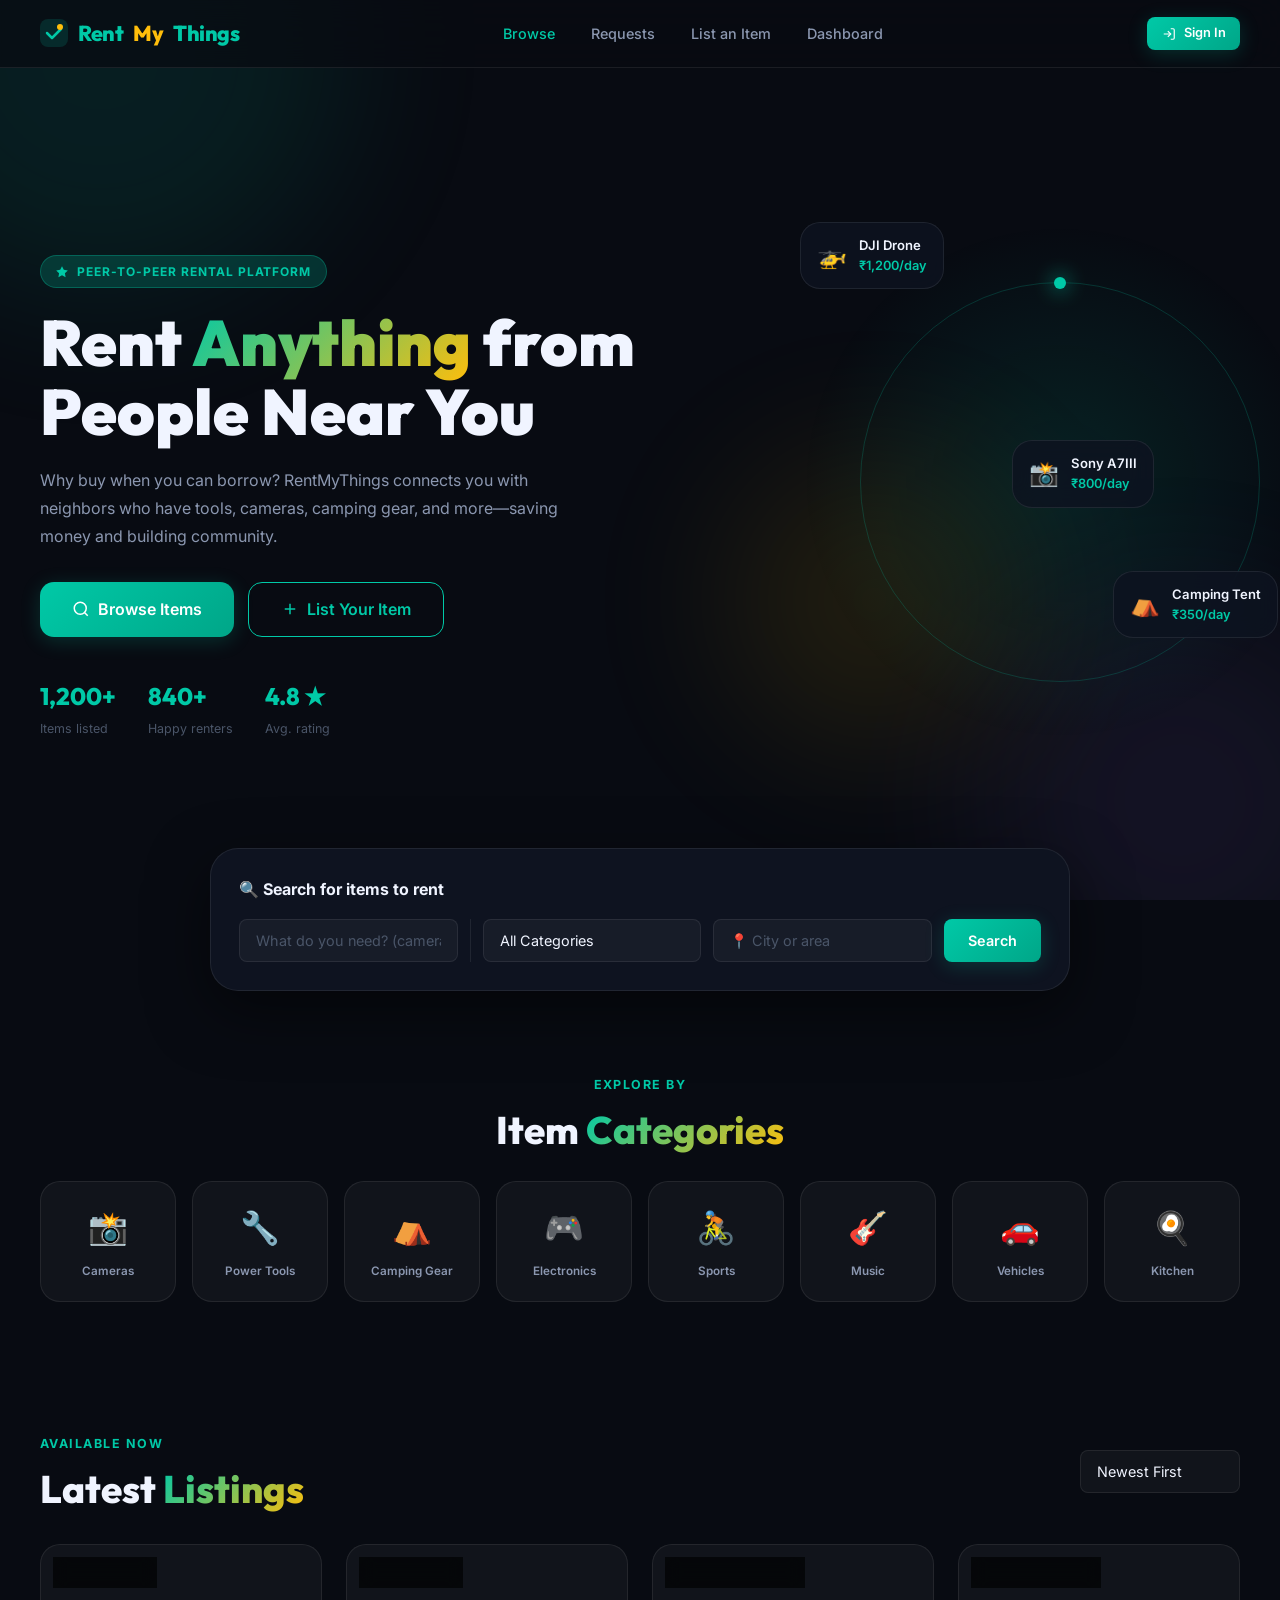
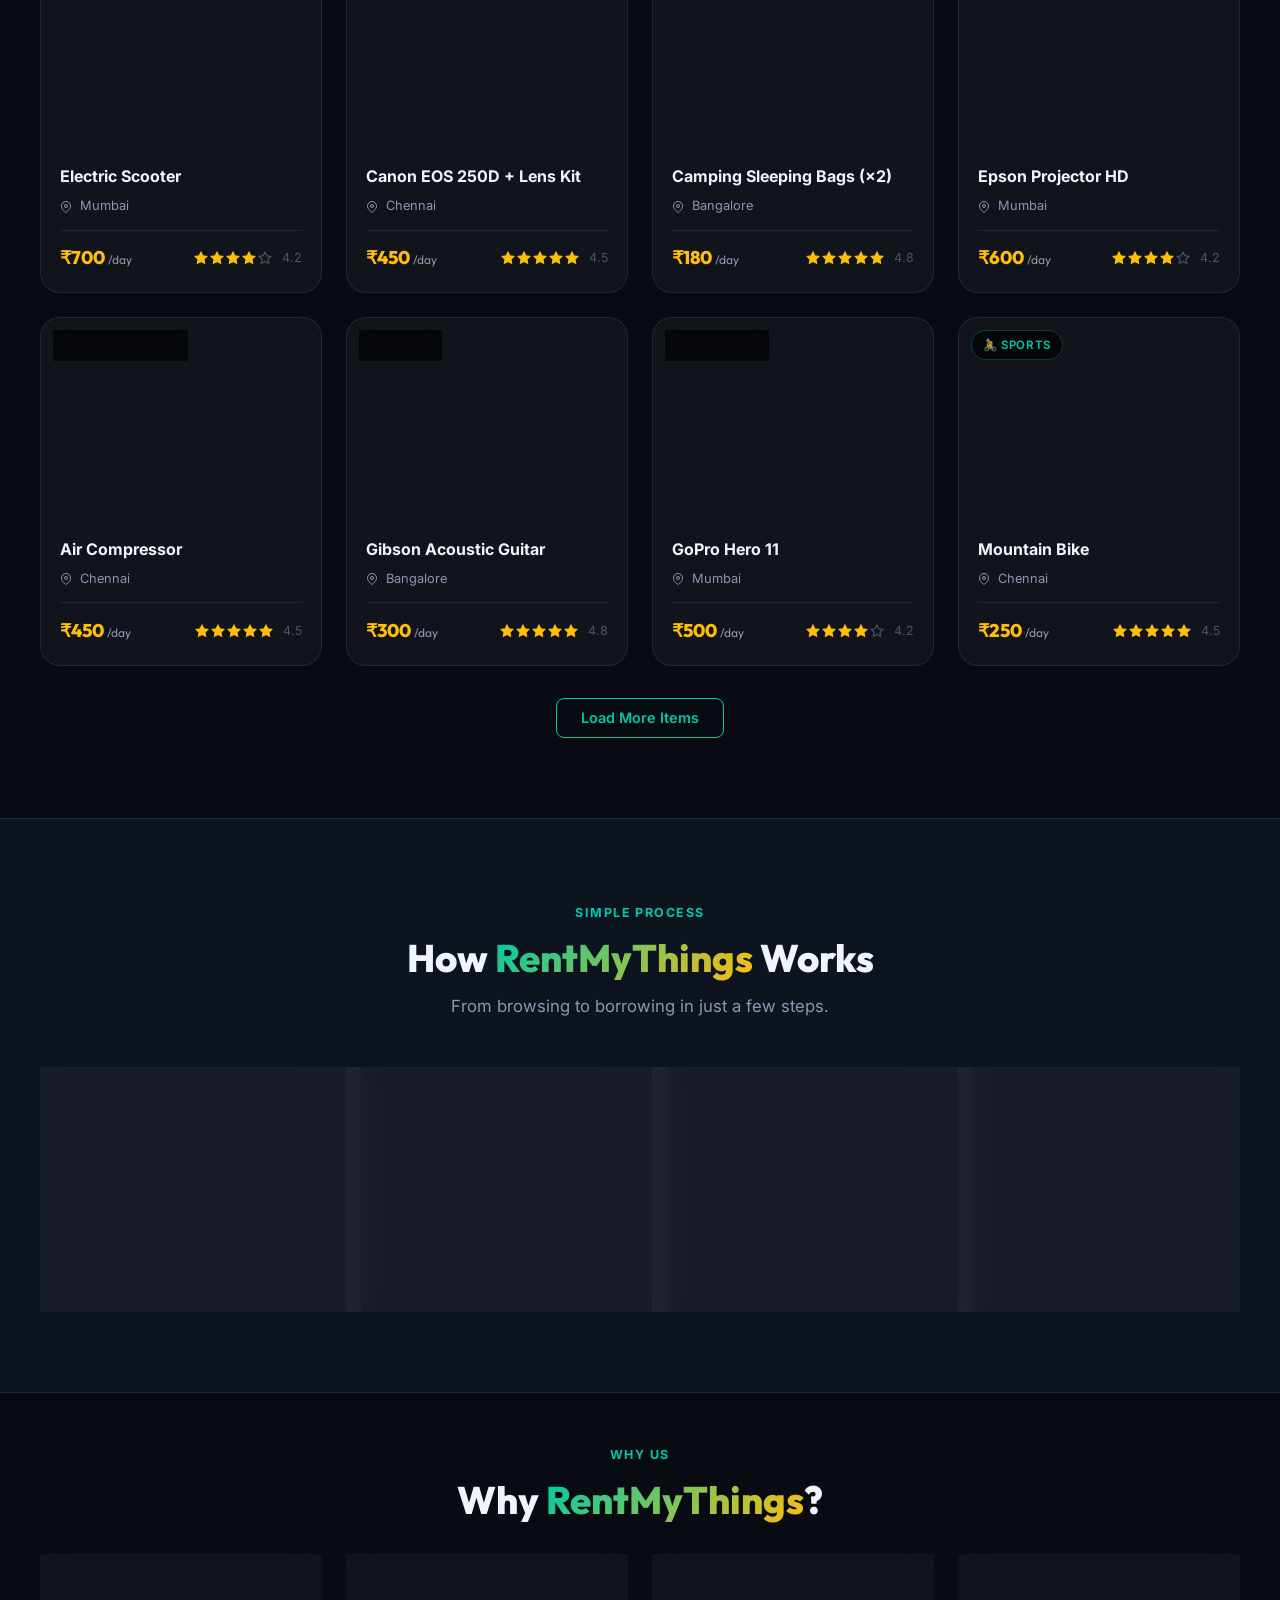
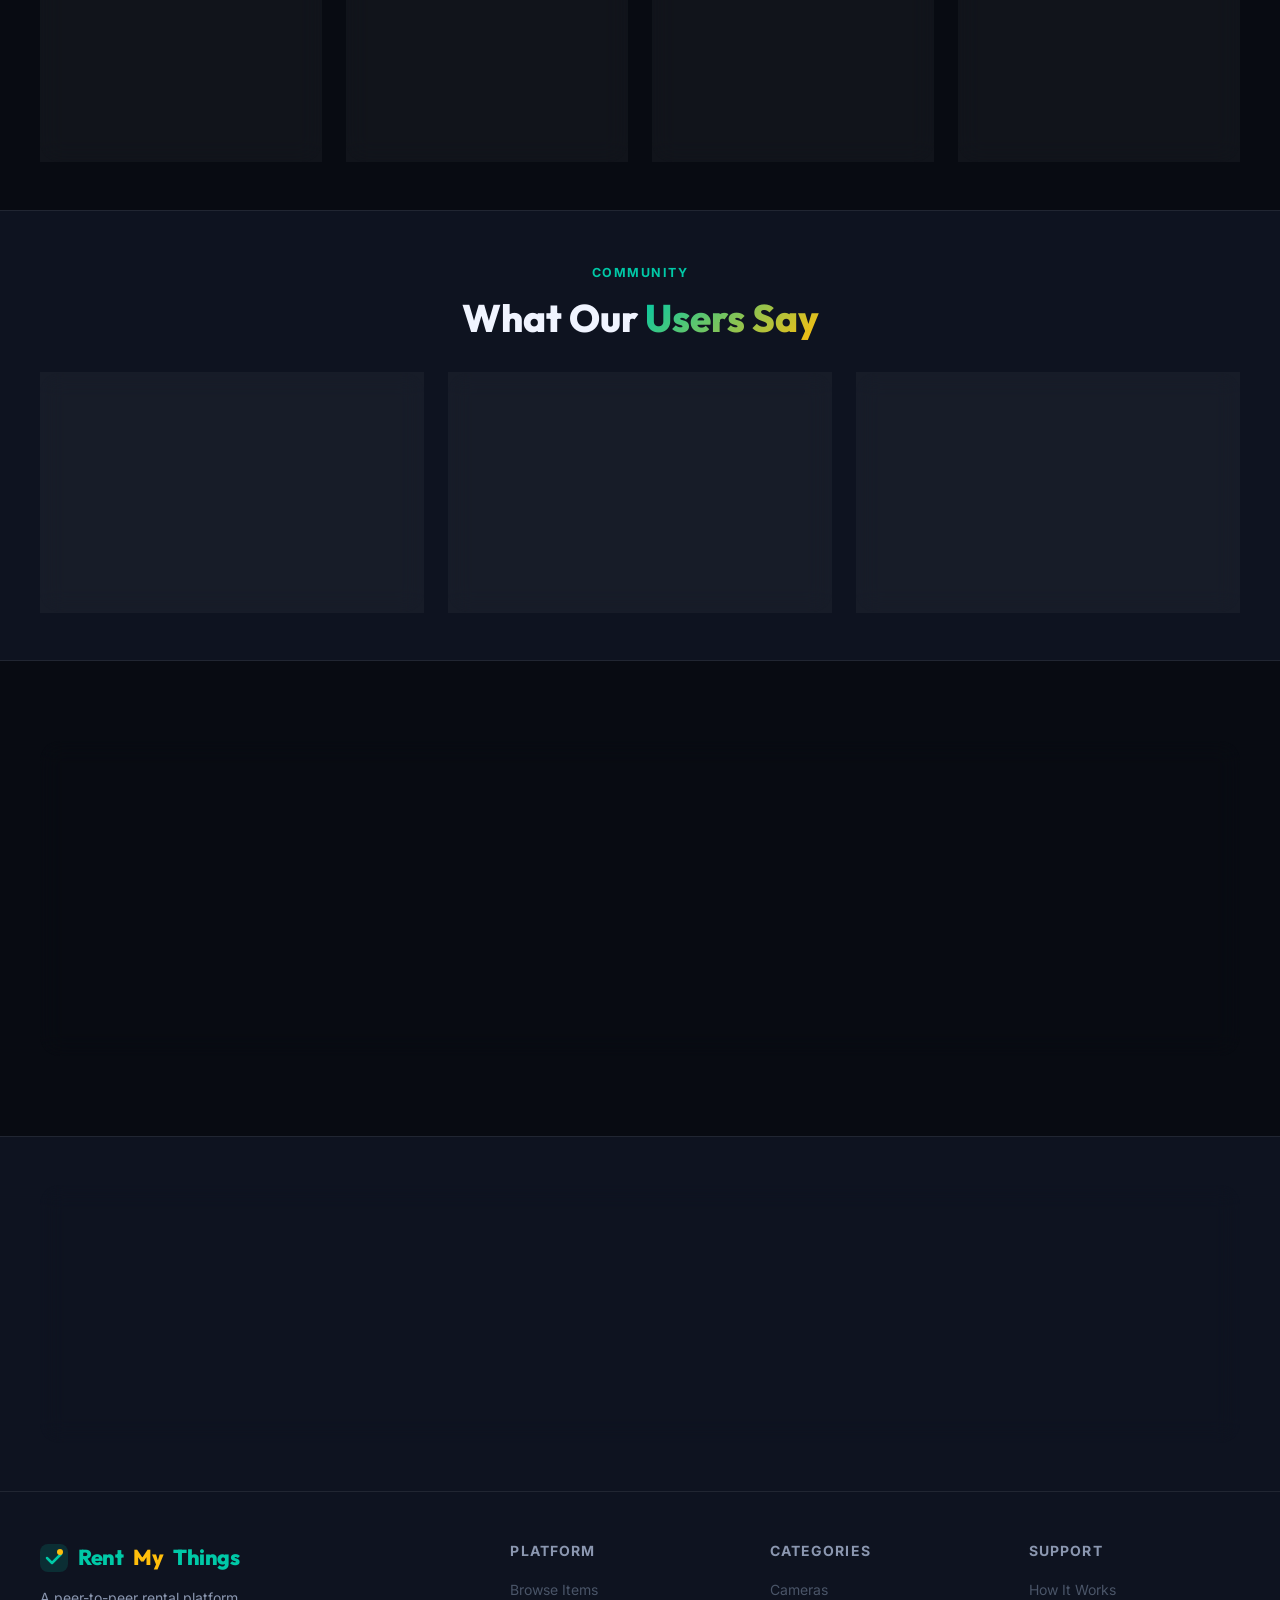
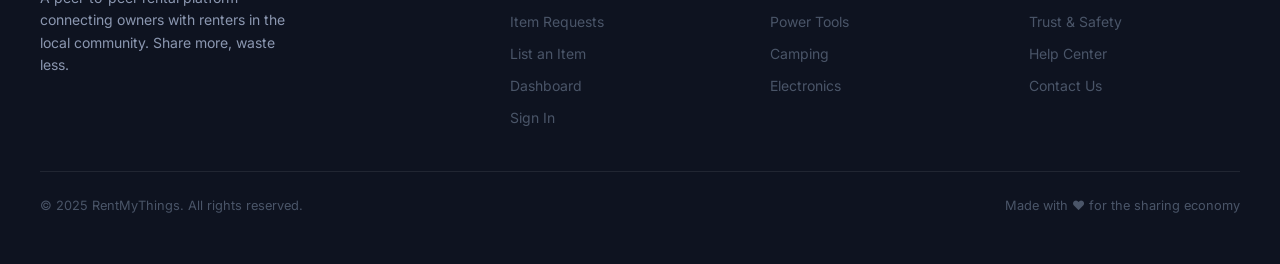
<file: item-detail.html>
<!DOCTYPE html>
<html lang="en">

<head>
    <meta charset="UTF-8" />
    <meta name="viewport" content="width=device-width,initial-scale=1.0" />
    <title>Item Details – RentMyThings</title>
    <meta name="description"
        content="View item details, check availability and send a booking request on RentMyThings." />
    <link rel="stylesheet" href="main.css" />
    <style>
        .item-hero {
            padding: 2rem 2.5rem 0;
            position: relative;
            z-index: 1;
        }

        .item-layout {
            display: grid;
            grid-template-columns: 1fr 380px;
            gap: 2.5rem;
            max-width: 1200px;
            margin: 0 auto;
            padding: 2rem 2.5rem 4rem;
            position: relative;
            z-index: 1;
        }

        .item-main-img {
            width: 100%;
            height: 420px;
            object-fit: cover;
            border-radius: var(--radius-xl);
            border: 1px solid var(--border);
        }

        .img-thumbs {
            display: flex;
            gap: .75rem;
            margin-top: .75rem;
            overflow-x: auto;
        }

        .img-thumb {
            width: 80px;
            height: 60px;
            border-radius: var(--radius-sm);
            object-fit: cover;
            cursor: pointer;
            border: 2px solid transparent;
            flex-shrink: 0;
            transition: var(--transition);
            opacity: .65;
        }

        .img-thumb.active {
            border-color: var(--primary);
            opacity: 1;
        }

        .item-info {
            margin-top: 1.5rem;
        }

        .item-info-title {
            font-family: 'Outfit', sans-serif;
            font-size: 1.8rem;
            font-weight: 800;
            margin-bottom: .75rem;
        }

        .item-meta-row {
            display: flex;
            align-items: center;
            flex-wrap: wrap;
            gap: 1rem;
            margin-bottom: 1.25rem;
        }

        .item-desc {
            color: var(--text-secondary);
            line-height: 1.8;
            margin-bottom: 1.5rem;
        }

        .item-attrs {
            display: grid;
            grid-template-columns: 1fr 1fr;
            gap: .75rem;
            margin-bottom: 1.5rem;
        }

        .item-attr {
            background: var(--bg-card);
            border: 1px solid var(--border);
            border-radius: var(--radius-md);
            padding: .85rem 1rem;
        }

        .item-attr-label {
            font-size: .72rem;
            font-weight: 700;
            text-transform: uppercase;
            letter-spacing: .05em;
            color: var(--text-muted);
            margin-bottom: .3rem;
        }

        .item-attr-val {
            font-size: .9rem;
            font-weight: 600;
        }

        /* Booking sidebar */
        .booking-card {
            position: sticky;
            top: 88px;
            background: var(--bg-surface);
            border: 1px solid var(--border);
            border-radius: var(--radius-xl);
            padding: 1.75rem;
            box-shadow: var(--shadow-card);
        }

        .booking-price-row {
            display: flex;
            align-items: baseline;
            gap: .5rem;
            margin-bottom: 1.5rem;
        }

        .booking-price {
            font-family: 'Outfit', sans-serif;
            font-size: 2rem;
            font-weight: 900;
            color: var(--secondary);
        }

        .booking-price sub {
            font-size: .9rem;
            font-weight: 400;
            color: var(--text-secondary);
        }

        .date-row {
            display: grid;
            grid-template-columns: 1fr 1fr;
            gap: .65rem;
            margin-bottom: 1.25rem;
        }

        .date-summary {
            display: flex;
            justify-content: space-between;
            align-items: center;
            padding: .85rem 1rem;
            background: var(--bg-card);
            border: 1px solid var(--border);
            border-radius: var(--radius-md);
            font-size: .875rem;
            margin-bottom: .85rem;
        }

        .date-summary span:last-child {
            font-weight: 700;
            color: var(--secondary);
        }

        /* Owner card */
        .owner-card {
            display: flex;
            align-items: center;
            gap: 1rem;
            padding: 1.25rem;
            background: var(--bg-card);
            border: 1px solid var(--border);
            border-radius: var(--radius-lg);
            margin-bottom: 1.25rem;
            cursor: pointer;
            transition: var(--transition);
        }

        .owner-card:hover {
            border-color: var(--border-hover);
            background: var(--bg-card-hover);
        }

        .owner-info h4 {
            font-size: .95rem;
            font-weight: 700;
            margin-bottom: .2rem;
        }

        .owner-info p {
            font-size: .8rem;
            color: var(--text-secondary);
        }

        /* Reviews */
        .reviews-section {
            padding: 0 2.5rem 4rem;
            max-width: 1200px;
            margin: 0 auto;
            position: relative;
            z-index: 1;
        }

        .review-item {
            padding: 1.25rem;
            border-bottom: 1px solid var(--border);
        }

        .review-item:last-child {
            border-bottom: none;
        }

        .review-header {
            display: flex;
            align-items: center;
            justify-content: space-between;
            margin-bottom: .5rem;
        }

        .review-author {
            display: flex;
            align-items: center;
            gap: .65rem;
            font-weight: 600;
            font-size: .9rem;
        }

        .review-date {
            font-size: .78rem;
            color: var(--text-muted);
        }

        .review-text {
            font-size: .875rem;
            color: var(--text-secondary);
            line-height: 1.7;
            margin-top: .5rem;
        }

        @media(max-width: 900px) {
            .item-layout {
                grid-template-columns: 1fr
            }

            .booking-card {
                position: static
            }
        }

        @media(max-width: 600px) {
            .item-main-img {
                height: 260px
            }

            .item-attrs {
                grid-template-columns: 1fr
            }
        }
    </style>
</head>

<body>
    <div class="page-loader" id="page-loader">
        <div class="loader-ring"></div>
    </div>
    <div class="bg-blobs"><span></span><span></span><span></span></div>

    <!-- Navbar -->
    <nav class="navbar" id="navbar">
        <a href="index.html" class="nav-logo">
            <svg width="28" height="28" viewBox="0 0 28 28" fill="none">
                <rect width="28" height="28" rx="8" fill="rgba(0,201,167,0.15)" />
                <path d="M7 14l5 5 9-9" stroke="#00c9a7" stroke-width="2.5" stroke-linecap="round"
                    stroke-linejoin="round" />
                <circle cx="20" cy="8" r="3" fill="#ffbe0b" />
            </svg>
            Rent<span class="logo-dot">My</span>Things
        </a>
        <div class="nav-links">
            <a href="index.html">Browse</a>
            <a href="add-item.html">List an Item</a>
            <a href="dashboard.html">Dashboard</a>
        </div>
        <div class="nav-actions">
            <button class="nav-user-pill hidden" id="nav-user-pill" onclick="window.location.href='dashboard.html'">
                <div class="nav-avatar"><span id="nav-avatar-initial">?</span></div>
                <span id="nav-user-name">User</span>
            </button>
            <button class="btn btn-ghost btn-sm hidden" id="nav-logout-btn" onclick="Auth.logout()">Logout</button>
            <a href="auth.html" class="btn btn-primary btn-sm" id="nav-login-btn">Sign In</a>
            <button class="hamburger" id="nav-hamburger"><span></span><span></span><span></span></button>
        </div>
    </nav>
    <div class="mobile-menu hidden" id="mobile-menu">
        <a href="index.html">Browse</a><a href="add-item.html">List an Item</a><a href="dashboard.html">Dashboard</a>
        <div style="height:1px;background:var(--border);margin:.5rem 0"></div>
        <a href="auth.html" id="mobile-login">Sign In</a>
        <button class="hidden" id="mobile-logout" onclick="Auth.logout()">Logout</button>
    </div>

    <!-- Breadcrumb -->
    <div class="item-hero">
        <div style="max-width:1200px;margin:0 auto">
            <nav style="font-size:.825rem;color:var(--text-muted);display:flex;align-items:center;gap:.5rem">
                <a href="index.html" style="color:var(--text-muted);transition:var(--transition)"
                    onmouseover="this.style.color='var(--primary)'"
                    onmouseout="this.style.color='var(--text-muted)'">Home</a>
                <span>›</span><span id="breadcrumb-cat" style="color:var(--text-secondary)">Items</span>
                <span>›</span><span id="breadcrumb-title" style="color:var(--text-primary)">Loading…</span>
            </nav>
        </div>
    </div>

    <!-- Main layout -->
    <div class="item-layout" id="item-layout">
        <!-- Left: image + info -->
        <div>
            <img id="item-main-img" class="item-main-img" src="" alt="Item image"
                onerror="this.src='https://images.unsplash.com/photo-1558618666-fcd25c85cd64?w=800&q=80'" />
            <div class="img-thumbs" id="img-thumbs"></div>

            <div class="item-info">
                <div class="item-meta-row">
                    <span class="badge badge-primary" id="item-cat-badge">Category</span>
                    <span class="badge badge-muted" id="item-condition-badge">Condition</span>
                    <span id="item-stars-row"></span>
                </div>
                <h1 class="item-info-title" id="item-title">Loading…</h1>
                <p class="item-desc" id="item-desc">—</p>
                <div class="item-attrs">
                    <div class="item-attr">
                        <div class="item-attr-label">Location</div>
                        <div class="item-attr-val" id="item-location">—</div>
                    </div>
                    <div class="item-attr">
                        <div class="item-attr-label">Price / Day</div>
                        <div class="item-attr-val" id="item-ppd">—</div>
                    </div>
                    <div class="item-attr">
                        <div class="item-attr-label">Condition</div>
                        <div class="item-attr-val" id="item-cond">—</div>
                    </div>
                    <div class="item-attr">
                        <div class="item-attr-label">Category</div>
                        <div class="item-attr-val" id="item-cat">—</div>
                    </div>
                </div>
            </div>
        </div>

        <!-- Right: booking sidebar -->
        <div>
            <div class="booking-card">
                <div class="booking-price-row">
                    <span class="booking-price" id="side-price">₹—</span>
                    <sub>per day</sub>
                </div>

                <!-- Owner -->
                <div class="owner-card" id="owner-card">
                    <div class="avatar avatar-md" id="owner-avatar">?</div>
                    <div class="owner-info">
                        <h4 id="owner-name">—</h4>
                        <p id="owner-rating">Member since —</p>
                    </div>
                    <svg style="margin-left:auto;color:var(--text-muted)" width="16" height="16" viewBox="0 0 24 24"
                        fill="none" stroke="currentColor" stroke-width="2">
                        <polyline points="9,18 15,12 9,6" />
                    </svg>
                </div>

                <!-- Date picker -->
                <div class="date-row">
                    <div class="form-group">
                        <label class="form-label">Start Date</label>
                        <input type="date" class="form-input" id="start-date" onchange="calcTotal()" />
                    </div>
                    <div class="form-group">
                        <label class="form-label">End Date</label>
                        <input type="date" class="form-input" id="end-date" onchange="calcTotal()" />
                    </div>
                </div>

                <div class="date-summary" id="date-summary" style="display:none">
                    <span id="days-label">— days × ₹—</span>
                    <span id="total-price">₹—</span>
                </div>

                <button class="btn btn-primary w-full btn-lg" id="book-btn" onclick="handleBooking()">
                    <svg width="18" height="18" viewBox="0 0 24 24" fill="none" stroke="currentColor" stroke-width="2">
                        <rect x="3" y="4" width="18" height="18" rx="2" />
                        <line x1="16" y1="2" x2="16" y2="6" />
                        <line x1="8" y1="2" x2="8" y2="6" />
                        <line x1="3" y1="10" x2="21" y2="10" />
                    </svg>
                    Request to Book
                </button>
                <p style="text-align:center;font-size:.78rem;color:var(--text-muted);margin-top:.75rem">You won't be
                    charged until the owner confirms.</p>

                <!-- Message owner -->
                <div class="divider"></div>
                <button class="btn btn-ghost w-full" onclick="toast('Messaging coming soon!','info')">
                    <svg width="16" height="16" viewBox="0 0 24 24" fill="none" stroke="currentColor" stroke-width="2">
                        <path d="M21 15a2 2 0 0 1-2 2H7l-4 4V5a2 2 0 0 1 2-2h14a2 2 0 0 1 2 2z" />
                    </svg>
                    Message Owner
                </button>
            </div>
        </div>
    </div>

    <!-- Reviews section -->
    <div class="reviews-section">
        <div
            style="display:flex;align-items:center;justify-content:space-between;margin-bottom:1.5rem;flex-wrap:wrap;gap:1rem">
            <h2 style="font-family:'Outfit',sans-serif;font-size:1.5rem;font-weight:800">Owner Reviews</h2>
            <span id="reviews-count" class="badge badge-muted">0 reviews</span>
        </div>
        <div class="card" style="padding:0;overflow:hidden">
            <div id="reviews-list">
                <div class="empty-state">
                    <svg width="48" height="48" viewBox="0 0 24 24" fill="none" stroke="currentColor"
                        stroke-width="1.5">
                        <path d="M21 15a2 2 0 0 1-2 2H7l-4 4V5a2 2 0 0 1 2-2h14a2 2 0 0 1 2 2z" />
                    </svg>
                    <h3>No reviews yet</h3>
                    <p>Reviews will appear here after completed rentals.</p>
                </div>
            </div>
        </div>
    </div>

    <!-- Booking success modal -->
    <div class="modal-backdrop hidden" id="booking-modal">
        <div class="modal" style="text-align:center">
            <div style="font-size:3.5rem;margin-bottom:1rem">🎉</div>
            <h3 class="modal-title" style="justify-content:center;margin-bottom:.5rem">Booking Request Sent!</h3>
            <p style="color:var(--text-secondary);font-size:.9rem;margin-bottom:1.5rem">Your request has been sent to
                the owner. You'll be notified once they respond.</p>
            <div style="display:flex;gap:.75rem;justify-content:center;flex-wrap:wrap">
                <a href="dashboard.html" class="btn btn-primary">View My Bookings</a>
                <button class="btn btn-ghost"
                    onclick="document.getElementById('booking-modal').classList.add('hidden')">Stay Here</button>
            </div>
        </div>
    </div>

    <div id="toast-container"></div>
    <script src="utils.js"></script>
    <script>
        let currentItem = null;
        let currentOwner = null;

        document.addEventListener('DOMContentLoaded', () => {
            initNavbar();
            const id = new URLSearchParams(window.location.search).get('id');
            if (!id) { window.location.href = 'index.html'; return; }
            loadItem(id);
            // Set min date to today
            const today = new Date().toISOString().split('T')[0];
            document.getElementById('start-date').min = today;
            document.getElementById('end-date').min = today;
            setTimeout(hideLoader, 400);
        });

        function loadItem(id) {
            currentItem = MockDB.getItemById(id);
            if (!currentItem) { toast('Item not found', 'error'); setTimeout(() => window.location.href = 'index.html', 1500); return; }
            currentOwner = MockDB.findUserById(currentItem.owner_id);
            const cat = CATEGORIES.find(c => c.id === currentItem.category);

            // Breadcrumb
            document.getElementById('breadcrumb-cat').textContent = cat?.label || currentItem.category;
            document.getElementById('breadcrumb-title').textContent = currentItem.title;
            document.title = currentItem.title + ' – RentMyThings';

            // Image
            const img = document.getElementById('item-main-img');
            img.src = currentItem.image_url || 'https://images.unsplash.com/photo-1558618666-fcd25c85cd64?w=800&q=80';
            img.alt = currentItem.title;

            // Thumbnails (same image for demo)
            const thumbs = document.getElementById('img-thumbs');
            [currentItem.image_url].filter(Boolean).forEach((url, i) => {
                const t = document.createElement('img');
                t.src = url; t.className = 'img-thumb' + (i === 0 ? ' active' : '');
                t.alt = 'View ' + (i + 1);
                t.onclick = () => { img.src = url; document.querySelectorAll('.img-thumb').forEach(th => th.classList.remove('active')); t.classList.add('active'); };
                thumbs.appendChild(t);
            });

            // Badges & title
            document.getElementById('item-cat-badge').textContent = (cat?.emoji || '') + ' ' + (cat?.label || currentItem.category);
            document.getElementById('item-condition-badge').textContent = currentItem.condition;
            document.getElementById('item-title').textContent = currentItem.title;
            document.getElementById('item-desc').textContent = currentItem.description;

            // Ratings (owner)
            const ownerRating = currentOwner?.rating || 0;
            document.getElementById('item-stars-row').innerHTML = renderStars(Math.round(ownerRating)) + `<span class="rating-count">${ownerRating || 'New'}</span>`;

            // Attrs
            document.getElementById('item-location').textContent = currentItem.location;
            document.getElementById('item-ppd').textContent = '₹' + currentItem.price_per_day.toLocaleString();
            document.getElementById('item-cond').textContent = currentItem.condition;
            document.getElementById('item-cat').textContent = cat?.label || currentItem.category;

            // Sidebar price
            const isHourly = currentItem.rental_type === 'hourly';
            const displayPrice = isHourly ? currentItem.price_per_hour : currentItem.price_per_day;
            document.getElementById('side-price').textContent = '₹' + (displayPrice||0).toLocaleString();
            document.querySelector('.booking-price sub').textContent = isHourly ? 'per hour' : 'per day';
            document.getElementById('item-ppd').textContent = '₹' + (displayPrice||0).toLocaleString() + (isHourly ? '/hr' : '/day');

            // Owner card
            if (currentOwner) {
                document.getElementById('owner-avatar').textContent = currentOwner.name.charAt(0).toUpperCase();
                document.getElementById('owner-name').textContent = currentOwner.name;
                const reviews = MockDB.getReviewsForUser(currentOwner._id);
                document.getElementById('owner-rating').innerHTML = renderStars(Math.round(ownerRating)) + ` <span style="margin-left:4px;color:var(--text-muted);font-size:.78rem">${reviews.length} reviews</span>`;
                document.getElementById('owner-card').onclick = () => { };
            }

            // Hide book button if this is the owner's own item
            const currentUser = Auth.getUser();
            if (currentUser?._id === currentItem.owner_id) {
                const bookBtn = document.getElementById('book-btn');
                bookBtn.textContent = "✏️ Edit This Listing";
                bookBtn.disabled = false;
                bookBtn.className = 'btn btn-outline w-full btn-lg';
                bookBtn.onclick = () => { window.location.href = 'dashboard.html'; };
                document.querySelector('.booking-card p').textContent = 'This is your listing. Manage it from your dashboard.';
            }

            loadReviews();
        }

        function calcTotal() {
            const s = document.getElementById('start-date').value;
            const e = document.getElementById('end-date').value;
            const summary = document.getElementById('date-summary');
            if (!s || !e || !currentItem) { summary.style.display = 'none'; return; }
            const isHourly = currentItem.rental_type === 'hourly';
            const days = daysBetween(s, e);
            if (days <= 0) { toast('End date must be after start date', 'warning'); summary.style.display = 'none'; return; }
            const rate = isHourly ? (currentItem.price_per_hour || 0) : (currentItem.price_per_day || 0);
            const units = isHourly ? days * 8 : days; // assume 8hr workday for hourly
            const total = units * rate;
            const unitLabel = isHourly ? `${units} hrs × ₹${rate.toLocaleString()}` : `${days} day${days > 1 ? 's' : ''} × ₹${rate.toLocaleString()}`;
            document.getElementById('days-label').textContent = unitLabel;
            document.getElementById('total-price').textContent = '₹' + total.toLocaleString();
            summary.style.display = 'flex';
        }

        function handleBooking() {
            if (!Auth.isLoggedIn()) { window.location.href = 'auth.html?redirect=item-detail.html%3Fid%3D' + currentItem._id; return; }
            const s = document.getElementById('start-date').value;
            const e = document.getElementById('end-date').value;
            if (!s || !e) { toast('Please select rental dates', 'warning'); return; }
            if (new Date(s) >= new Date(e)) { toast('End date must be after start date', 'warning'); return; }
            if (MockDB.isItemBooked(currentItem._id, s, e)) { toast('Item is already booked for these dates. Try different dates.', 'error'); return; }

            const user = Auth.getUser();
            const btn = document.getElementById('book-btn');
            btn.disabled = true;
            btn.innerHTML = '<svg width="18" height="18" viewBox="0 0 24 24" fill="none" stroke="currentColor" stroke-width="2" style="animation:spin .8s linear infinite"><path d="M21 12a9 9 0 1 1-18 0 9 9 0 0 1 18 0"/></svg> Sending…';
            setTimeout(() => {
                MockDB.createBooking({ item_id: currentItem._id, renter_id: user._id, start_date: s, end_date: e });
                btn.disabled = false;
                btn.innerHTML = `<svg width="18" height="18" viewBox="0 0 24 24" fill="none" stroke="currentColor" stroke-width="2"><rect x="3" y="4" width="18" height="18" rx="2"/><line x1="16" y1="2" x2="16" y2="6"/><line x1="8" y1="2" x2="8" y2="6"/><line x1="3" y1="10" x2="21" y2="10"/></svg> Request to Book`;
                document.getElementById('booking-modal').classList.remove('hidden');
            }, 600);
        }

        function loadReviews() {
            if (!currentOwner) return;
            const reviews = MockDB.getReviewsForUser(currentOwner._id);
            const list = document.getElementById('reviews-list');
            document.getElementById('reviews-count').textContent = reviews.length + ' review' + (reviews.length !== 1 ? 's' : '');

            if (!reviews.length) return; // show empty state

            list.innerHTML = reviews.map(r => {
                const reviewer = MockDB.findUserById(r.reviewer_id);
                return `<div class="review-item">
          <div class="review-header">
            <div class="review-author">
              <div class="avatar avatar-sm" style="background:linear-gradient(135deg,var(--accent),var(--primary))">${(reviewer?.name || '?').charAt(0).toUpperCase()}</div>
              ${reviewer?.name || 'Anonymous'}
            </div>
            <div style="display:flex;align-items:center;gap:.75rem">
              ${renderStars(r.rating)}
              <span class="review-date">${formatDate(r.createdAt)}</span>
            </div>
          </div>
          ${r.comment ? `<p class="review-text">${r.comment}</p>` : ''}
        </div>`;
            }).join('');
        }
    </script>
</body>

</html>
</file>
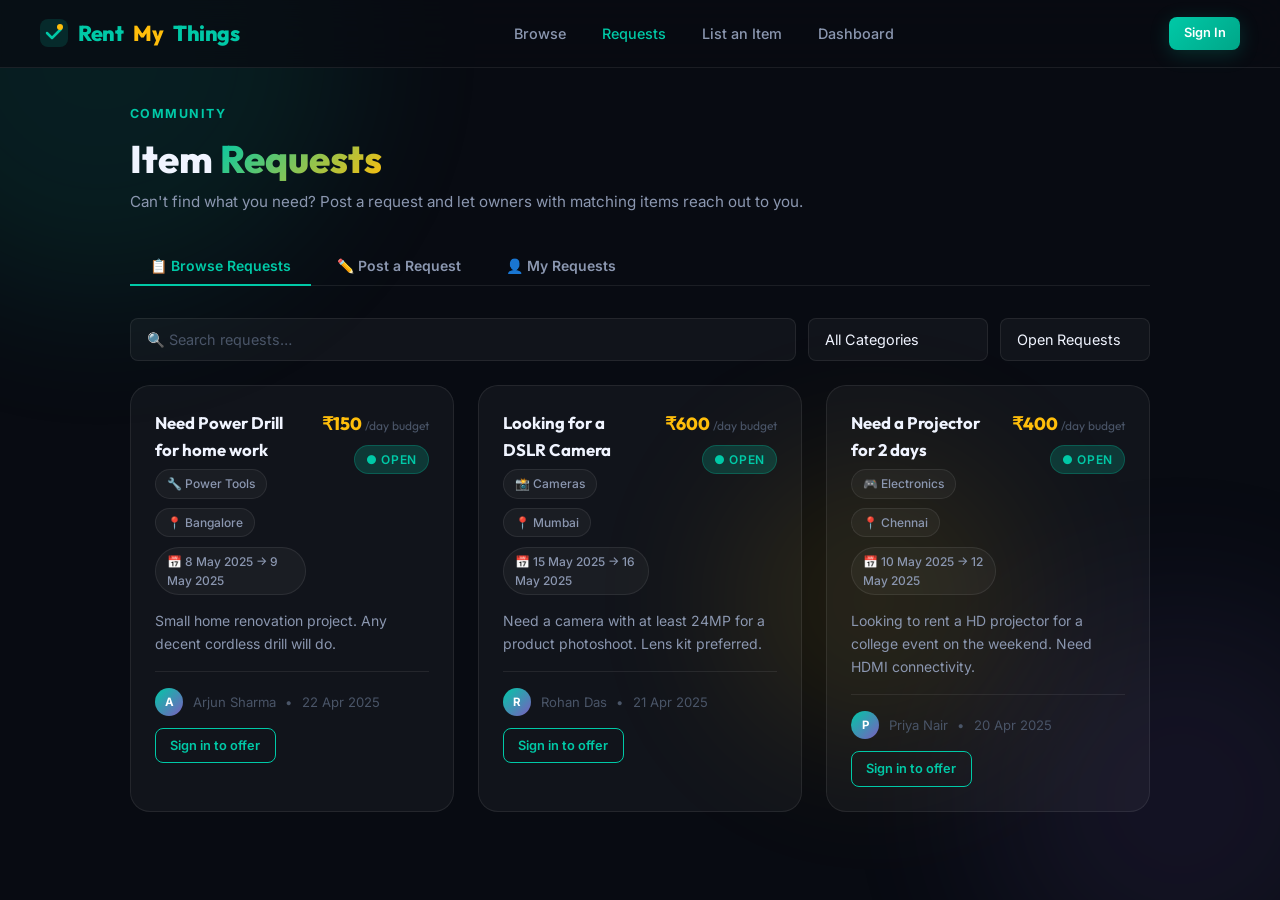
<file: requests.html>
<!DOCTYPE html>
<html lang="en">
<head>
  <meta charset="UTF-8"/>
  <meta name="viewport" content="width=device-width,initial-scale=1.0"/>
  <title>Item Requests – RentMyThings</title>
  <link rel="stylesheet" href="main.css"/>
  <style>
    .req-layout{max-width:1100px;margin:0 auto;padding:2rem 2.5rem 4rem;position:relative;z-index:1}
    .req-page-tabs{display:flex;gap:.35rem;border-bottom:1px solid var(--border);margin-bottom:2rem}
    .req-page-tab{padding:.65rem 1.25rem;color:var(--text-secondary);font-size:.875rem;font-weight:600;background:none;border-bottom:2px solid transparent;transition:var(--transition);white-space:nowrap;margin-bottom:-1px}
    .req-page-tab:hover{color:var(--text-primary)}
    .req-page-tab.active{color:var(--primary);border-bottom-color:var(--primary)}
    .req-card{background:var(--bg-card);border:1px solid var(--border);border-radius:var(--radius-lg);padding:1.5rem;transition:var(--transition-slow)}
    .req-card:hover{border-color:var(--border-hover);box-shadow:var(--shadow-glow);transform:translateY(-2px)}
    .req-card-header{display:flex;align-items:flex-start;justify-content:space-between;gap:1rem;margin-bottom:.85rem;flex-wrap:wrap}
    .req-title{font-family:'Outfit',sans-serif;font-size:1.05rem;font-weight:700;color:var(--text-primary);margin-bottom:.25rem}
    .req-desc{font-size:.875rem;color:var(--text-secondary);line-height:1.65;margin-bottom:1rem}
    .req-meta{display:flex;flex-wrap:wrap;gap:.6rem;align-items:center}
    .req-meta-pill{display:inline-flex;align-items:center;gap:.35rem;padding:.25rem .7rem;background:rgba(255,255,255,.04);border:1px solid var(--border);border-radius:var(--radius-full);font-size:.75rem;color:var(--text-secondary);font-weight:500}
    .req-budget{font-family:'Outfit',sans-serif;font-size:1.1rem;font-weight:800;color:var(--secondary);white-space:nowrap}
    .req-budget span{font-size:.75rem;font-weight:400;color:var(--text-muted)}
    .req-footer{display:flex;align-items:center;justify-content:space-between;flex-wrap:wrap;gap:.75rem;margin-top:1rem;padding-top:1rem;border-top:1px solid var(--border)}
    .req-user{display:flex;align-items:center;gap:.6rem;font-size:.82rem;color:var(--text-muted)}
    .req-user-avatar{width:28px;height:28px;border-radius:50%;background:linear-gradient(135deg,var(--primary),var(--accent));display:flex;align-items:center;justify-content:center;font-size:.72rem;font-weight:700;color:#fff;flex-shrink:0}
    .offer-count{font-size:.75rem;color:var(--primary);font-weight:600}
    .post-form-card{background:var(--bg-surface);border:1px solid var(--border);border-radius:var(--radius-xl);padding:2rem;margin-bottom:2.5rem}
    .post-form-card h3{font-family:'Outfit',sans-serif;font-size:1.2rem;font-weight:800;margin-bottom:1.5rem;display:flex;align-items:center;gap:.6rem}
    .post-form-grid{display:grid;grid-template-columns:1fr 1fr;gap:1rem;margin-bottom:1rem}
    .filter-bar{display:flex;gap:.75rem;margin-bottom:1.5rem;flex-wrap:wrap;align-items:center}
    .filter-bar .form-select,.filter-bar .form-input{flex:1;min-width:140px}
    .offer-list{display:flex;flex-direction:column;gap:.75rem}
    .offer-item{background:var(--bg-card);border:1px solid var(--border);border-radius:var(--radius-md);padding:1rem 1.25rem}
    .offer-item-header{display:flex;align-items:center;justify-content:space-between;margin-bottom:.4rem;flex-wrap:wrap;gap:.5rem}
    .offer-item-name{font-weight:600;font-size:.9rem}
    .offer-item-price{font-family:'Outfit',sans-serif;font-weight:800;color:var(--secondary);font-size:.95rem}
    .offer-item-msg{font-size:.82rem;color:var(--text-secondary);line-height:1.6;margin-top:.4rem;font-style:italic}
    input[type=number]::-webkit-inner-spin-button,input[type=number]::-webkit-outer-spin-button{-webkit-appearance:none;margin:0}
    input[type=number]{-moz-appearance:textfield;appearance:textfield}
    @media(max-width:768px){.req-layout{padding:1.5rem 1.25rem 3rem}.post-form-grid{grid-template-columns:1fr}}
  </style>
</head>
<body>
  <div class="page-loader" id="page-loader"><div class="loader-ring"></div></div>
  <div class="bg-blobs"><span></span><span></span><span></span></div>

  <nav class="navbar" id="navbar">
    <a href="index.html" class="nav-logo">
      <svg width="28" height="28" viewBox="0 0 28 28" fill="none"><rect width="28" height="28" rx="8" fill="rgba(0,201,167,0.15)"/><path d="M7 14l5 5 9-9" stroke="#00c9a7" stroke-width="2.5" stroke-linecap="round" stroke-linejoin="round"/><circle cx="20" cy="8" r="3" fill="#ffbe0b"/></svg>
      Rent<span class="logo-dot">My</span>Things
    </a>
    <div class="nav-links">
      <a href="index.html">Browse</a>
      <a href="requests.html" class="active">Requests</a>
      <a href="add-item.html">List an Item</a>
      <a href="dashboard.html">Dashboard</a>
    </div>
    <div class="nav-actions">
      <button class="nav-user-pill hidden" id="nav-user-pill" onclick="window.location.href='dashboard.html'">
        <div class="nav-avatar"><span id="nav-avatar-initial">?</span></div>
        <span id="nav-user-name">User</span>
      </button>
      <button class="btn btn-ghost btn-sm hidden" id="nav-logout-btn" onclick="Auth.logout()">Logout</button>
      <a href="auth.html" class="btn btn-primary btn-sm" id="nav-login-btn">Sign In</a>
      <button class="hamburger" id="nav-hamburger"><span></span><span></span><span></span></button>
    </div>
  </nav>
  <div class="mobile-menu hidden" id="mobile-menu">
    <a href="index.html">Browse Items</a>
    <a href="requests.html">Item Requests</a>
    <a href="add-item.html">List an Item</a>
    <a href="dashboard.html">Dashboard</a>
    <div style="height:1px;background:var(--border);margin:.5rem 0"></div>
    <a href="auth.html" id="mobile-login">Sign In / Register</a>
    <button id="mobile-logout" class="hidden" onclick="Auth.logout()">Logout</button>
  </div>

  <div class="req-layout">
    <div style="margin-bottom:2rem">
      <span class="section-label">Community</span>
      <h1 class="section-title" style="text-align:left;margin-bottom:.5rem">Item <span class="highlight">Requests</span></h1>
      <p style="color:var(--text-secondary);font-size:.95rem">Can't find what you need? Post a request and let owners with matching items reach out to you.</p>
    </div>

    <div class="req-page-tabs">
      <button class="req-page-tab active" data-tab="browse" onclick="switchTab('browse',this)">📋 Browse Requests</button>
      <button class="req-page-tab" data-tab="post"   onclick="switchTab('post',this)">✏️ Post a Request</button>
      <button class="req-page-tab" data-tab="mine"   onclick="switchTab('mine',this)">👤 My Requests</button>
    </div>

    <!-- Browse -->
    <div id="tab-browse">
      <div class="filter-bar">
        <input type="text" class="form-input" id="req-search" placeholder="🔍 Search requests…" oninput="renderBrowse()"/>
        <select class="form-select" id="req-cat-filter" onchange="renderBrowse()" style="max-width:180px">
          <option value="">All Categories</option>
          <option value="cameras">📸 Cameras</option>
          <option value="tools">🔧 Power Tools</option>
          <option value="camping">⛺ Camping Gear</option>
          <option value="electronics">🎮 Electronics</option>
          <option value="sports">🚴 Sports</option>
          <option value="music">🎸 Music</option>
          <option value="vehicles">🚗 Vehicles</option>
          <option value="kitchen">🍳 Kitchen</option>
        </select>
        <select class="form-select" id="req-status-filter" onchange="renderBrowse()" style="max-width:150px">
          <option value="open">Open Requests</option>
          <option value="">All</option>
          <option value="fulfilled">Fulfilled</option>
        </select>
      </div>
      <div class="grid-auto" id="requests-grid"></div>
    </div>

    <!-- Post -->
    <div id="tab-post" style="display:none">
      <div class="post-form-card">
        <h3>
          <svg width="20" height="20" viewBox="0 0 24 24" fill="none" stroke="var(--primary)" stroke-width="2"><line x1="12" y1="5" x2="12" y2="19"/><line x1="5" y1="12" x2="19" y2="12"/></svg>
          Post an Item Request
        </h3>
        <form id="post-req-form" onsubmit="submitRequest(event)" novalidate>
          <div style="display:flex;flex-direction:column;gap:1.1rem">
            <div class="form-group">
              <label class="form-label">What do you need? *</label>
              <input type="text" class="form-input" id="req-title" placeholder="e.g. Need a projector for a 2-day event" required maxlength="100"/>
            </div>
            <div class="form-group">
              <label class="form-label">Describe your requirement *</label>
              <textarea class="form-textarea" id="req-desc" placeholder="Describe the item, required specs, how you'll use it…" required maxlength="400" style="min-height:100px"></textarea>
            </div>
            <div class="post-form-grid">
              <div class="form-group">
                <label class="form-label">Category *</label>
                <select class="form-select" id="req-category" required>
                  <option value="">Choose category…</option>
                  <option value="cameras">📸 Cameras</option>
                  <option value="tools">🔧 Power Tools</option>
                  <option value="camping">⛺ Camping Gear</option>
                  <option value="electronics">🎮 Electronics</option>
                  <option value="sports">🚴 Sports</option>
                  <option value="music">🎸 Music</option>
                  <option value="vehicles">🚗 Vehicles</option>
                  <option value="kitchen">🍳 Kitchen</option>
                </select>
              </div>
              <div class="form-group">
                <label class="form-label">Your Location *</label>
                <input type="text" class="form-input" id="req-location" placeholder="City or area" required/>
              </div>
              <div class="form-group">
                <label class="form-label">Budget per Day (₹) *</label>
                <input type="number" class="form-input" id="req-budget" placeholder="e.g. 500" min="1" required/>
                <span class="form-hint">Max you're willing to pay per day.</span>
              </div>
              <div class="form-group">
                <label class="form-label">Need it from *</label>
                <input type="date" class="form-input" id="req-from" required/>
              </div>
            </div>
            <div class="form-group" style="max-width:260px">
              <label class="form-label">Need it until *</label>
              <input type="date" class="form-input" id="req-to" required/>
            </div>
            <div style="display:flex;gap:1rem;flex-wrap:wrap;margin-top:.5rem">
              <button type="submit" class="btn btn-primary btn-lg" id="post-req-btn">
                <svg width="18" height="18" viewBox="0 0 24 24" fill="none" stroke="currentColor" stroke-width="2"><path d="M22 11.08V12a10 10 0 1 1-5.93-9.14"/><polyline points="22 4 12 14.01 9 11.01"/></svg>
                Post Request
              </button>
              <button type="button" class="btn btn-ghost" onclick="switchTab('browse',document.querySelector('[data-tab=browse]'))">Cancel</button>
            </div>
          </div>
        </form>
      </div>
    </div>

    <!-- Mine -->
    <div id="tab-mine" style="display:none">
      <div id="my-requests-list"></div>
    </div>
  </div>

  <!-- Offer Modal -->
  <div class="modal-backdrop hidden" id="offer-modal">
    <div class="modal" style="max-width:520px">
      <div class="modal-header">
        <h3 class="modal-title">Make an Offer</h3>
        <button class="modal-close" onclick="closeOfferModal()">✕</button>
      </div>
      <p style="font-size:.875rem;color:var(--text-secondary);margin-bottom:1.25rem">Responding to: <strong id="offer-req-title">—</strong></p>
      <div style="display:flex;flex-direction:column;gap:1.1rem">
        <div class="form-group">
          <label class="form-label">Your Item Name *</label>
          <input type="text" class="form-input" id="offer-item-name" placeholder="e.g. Epson HD Projector"/>
        </div>
        <div class="form-group">
          <label class="form-label">Your Offered Price per Day (₹) *</label>
          <input type="number" class="form-input" id="offer-price" placeholder="e.g. 400" min="1"/>
        </div>
        <div class="form-group">
          <label class="form-label">Message to requester (optional)</label>
          <textarea class="form-textarea" id="offer-message" placeholder="Tell them about your item, condition, pickup details…" style="min-height:80px"></textarea>
        </div>
        <div style="display:flex;gap:.75rem;justify-content:flex-end">
          <button class="btn btn-ghost" onclick="closeOfferModal()">Cancel</button>
          <button class="btn btn-primary" onclick="submitOffer()">
            <svg width="16" height="16" viewBox="0 0 24 24" fill="none" stroke="currentColor" stroke-width="2"><line x1="22" y1="2" x2="11" y2="13"/><polygon points="22 2 15 22 11 13 2 9 22 2"/></svg>
            Send Offer
          </button>
        </div>
      </div>
    </div>
  </div>

  <!-- View Offers Modal -->
  <div class="modal-backdrop hidden" id="view-offers-modal">
    <div class="modal" style="max-width:560px">
      <div class="modal-header">
        <h3 class="modal-title">Offers Received</h3>
        <button class="modal-close" onclick="document.getElementById('view-offers-modal').classList.add('hidden')">✕</button>
      </div>
      <p style="font-size:.875rem;color:var(--text-secondary);margin-bottom:1.25rem">For: <strong id="view-offers-req-title">—</strong></p>
      <div id="view-offers-list" class="offer-list"></div>
    </div>
  </div>

  <div id="toast-container"></div>
  <script src="utils.js"></script>
  <script>
    let currentUser = null;
    let offerTargetReqId = null;

    document.addEventListener('DOMContentLoaded', () => {
      initNavbar();
      currentUser = Auth.getUser();
      const today = new Date().toISOString().split('T')[0];
      document.getElementById('req-from').min = today;
      document.getElementById('req-to').min   = today;
      if (currentUser) {
        const fresh = MockDB.findUserById(currentUser._id);
        const loc = fresh?.location || currentUser.location || '';
        if (loc) document.getElementById('req-location').value = loc;
      }
      const tab = new URLSearchParams(window.location.search).get('tab');
      if (tab === 'post') {
        if (!Auth.isLoggedIn()) { window.location.href = 'auth.html?redirect=requests.html%3Ftab%3Dpost'; return; }
        switchTab('post', document.querySelector('[data-tab="post"]'));
      } else if (tab === 'mine') {
        switchTab('mine', document.querySelector('[data-tab="mine"]'));
      }
      renderBrowse();
      renderMine();
      setTimeout(hideLoader, 350);
    });

    function switchTab(tab, el) {
      ['browse','post','mine'].forEach(t => document.getElementById('tab-'+t).style.display = 'none');
      document.querySelectorAll('.req-page-tab').forEach(b => b.classList.remove('active'));
      document.getElementById('tab-'+tab).style.display = 'block';
      if (el) el.classList.add('active');
      else document.querySelector(`[data-tab="${tab}"]`)?.classList.add('active');
    }

    function renderBrowse() {
      const kw     = document.getElementById('req-search').value.trim().toLowerCase();
      const cat    = document.getElementById('req-cat-filter').value;
      const status = document.getElementById('req-status-filter').value;
      let reqs = MockDB.getRequests({ status: status || undefined, category: cat || undefined });
      if (kw) reqs = reqs.filter(r => r.title.toLowerCase().includes(kw) || r.description.toLowerCase().includes(kw));
      const grid = document.getElementById('requests-grid');
      if (!reqs.length) {
        grid.innerHTML = `<div class="empty-state" style="grid-column:1/-1">
          <svg width="56" height="56" viewBox="0 0 24 24" fill="none" stroke="currentColor" stroke-width="1.5"><path d="M9 5H7a2 2 0 0 0-2 2v12a2 2 0 0 0 2 2h10a2 2 0 0 0 2-2V7a2 2 0 0 0-2-2h-2"/><rect x="9" y="3" width="6" height="4" rx="1"/></svg>
          <h3>No requests found</h3><p>Be the first to post one!</p>
          <button class="btn btn-outline" onclick="switchTab('post',document.querySelector('[data-tab=post]'))">Post a Request</button>
        </div>`;
        return;
      }
      grid.innerHTML = reqs.map(renderRequestCard).join('');
    }

    function renderRequestCard(r) {
      const requester      = MockDB.findUserById(r.requester_id);
      const cat            = CATEGORIES.find(c => c.id === r.category);
      const offers         = MockDB.getOffersForRequest(r._id);
      const isOwn          = currentUser && currentUser._id === r.requester_id;
      const alreadyOffered = currentUser && MockDB.hasOffered(currentUser._id, r._id);
      const isFulfilled    = r.status === 'fulfilled';
      const safeName = (requester?.name || 'Anonymous').replace(/'/g,"&#39;");
      const safeTitle = r.title.replace(/'/g,"&#39;");
      return `<div class="req-card">
        <div class="req-card-header">
          <div style="flex:1;min-width:0">
            <div class="req-title">${r.title}</div>
            <div class="req-meta" style="margin-top:.35rem">
              ${cat ? `<span class="req-meta-pill">${cat.emoji} ${cat.label}</span>` : ''}
              <span class="req-meta-pill">📍 ${r.location}</span>
              ${r.needed_from ? `<span class="req-meta-pill">📅 ${formatDate(r.needed_from)} → ${formatDate(r.needed_to)}</span>` : ''}
            </div>
          </div>
          <div style="text-align:right;flex-shrink:0">
            <div class="req-budget">₹${(r.budget_per_day||0).toLocaleString()} <span>/day budget</span></div>
            <span class="badge ${isFulfilled ? 'badge-success' : 'badge-primary'}" style="margin-top:.4rem;display:inline-flex">
              ${isFulfilled ? '✓ Fulfilled' : '● Open'}
            </span>
          </div>
        </div>
        <p class="req-desc">${r.description}</p>
        <div class="req-footer">
          <div class="req-user">
            <div class="req-user-avatar">${requester?.name?.charAt(0).toUpperCase() || '?'}</div>
            <span>${isOwn ? '<strong>You</strong>' : safeName}</span>
            <span>•</span><span>${formatDate(r.createdAt)}</span>
          </div>
          <div style="display:flex;gap:.6rem;align-items:center;flex-wrap:wrap">
            ${offers.length > 0 ? `<span class="offer-count">💬 ${offers.length} offer${offers.length>1?'s':''}</span>` : ''}
            ${isOwn
              ? `<button class="btn btn-ghost btn-sm" onclick="openViewOffers('${r._id}','${safeTitle}')">View Offers (${offers.length})</button>
                 <button class="btn btn-danger btn-sm" onclick="deleteMyRequest('${r._id}')">Delete</button>`
              : (!isFulfilled && currentUser
                  ? (alreadyOffered
                      ? `<span class="badge badge-muted">✓ Offer sent</span>`
                      : `<button class="btn btn-primary btn-sm" onclick="openOfferModal('${r._id}','${safeTitle}')">
                           <svg width="13" height="13" viewBox="0 0 24 24" fill="none" stroke="currentColor" stroke-width="2"><line x1="22" y1="2" x2="11" y2="13"/><polygon points="22 2 15 22 11 13 2 9 22 2"/></svg>
                           Make an Offer
                         </button>`)
                  : (!currentUser && !isFulfilled ? `<a href="auth.html?redirect=requests.html" class="btn btn-outline btn-sm">Sign in to offer</a>` : ''))
            }
          </div>
        </div>
      </div>`;
    }

    function renderMine() {
      const el = document.getElementById('my-requests-list');
      if (!currentUser) {
        el.innerHTML = `<div class="empty-state"><div style="font-size:2rem">🔒</div><h3>Sign in to see your requests</h3><a href="auth.html?redirect=requests.html%3Ftab%3Dmine" class="btn btn-primary">Sign In</a></div>`;
        return;
      }
      const mine = MockDB.getRequests({ requester_id: currentUser._id });
      if (!mine.length) {
        el.innerHTML = `<div class="empty-state"><div style="font-size:2.5rem">📋</div><h3>No requests yet</h3><p>Post your first request and let owners come to you.</p><button class="btn btn-primary" onclick="switchTab('post',document.querySelector('[data-tab=post]'))">Post a Request</button></div>`;
        return;
      }
      el.innerHTML = `<div style="display:flex;flex-direction:column;gap:1rem">${mine.map(renderRequestCard).join('')}</div>`;
    }

    function deleteMyRequest(id) {
      if (!confirm('Delete this request?')) return;
      MockDB.deleteRequest(id);
      toast('Request deleted','info');
      renderBrowse(); renderMine();
    }

    function submitRequest(e) {
      e.preventDefault();
      if (!Auth.isLoggedIn()) { window.location.href='auth.html?redirect=requests.html%3Ftab%3Dpost'; return; }
      const title    = document.getElementById('req-title').value.trim();
      const desc     = document.getElementById('req-desc').value.trim();
      const category = document.getElementById('req-category').value;
      const location = document.getElementById('req-location').value.trim();
      const budget   = parseInt(document.getElementById('req-budget').value);
      const from     = document.getElementById('req-from').value;
      const to       = document.getElementById('req-to').value;
      if (!title||!desc||!category||!location||!budget||!from||!to){toast('Please fill in all required fields','warning');return;}
      if (new Date(from) > new Date(to)){toast('End date must be after start date','warning');return;}
      const btn = document.getElementById('post-req-btn');
      btn.disabled = true;
      btn.innerHTML = '<svg width="18" height="18" viewBox="0 0 24 24" fill="none" stroke="currentColor" stroke-width="2" style="animation:spin .8s linear infinite"><path d="M21 12a9 9 0 1 1-18 0 9 9 0 0 1 18 0"/></svg> Posting…';
      setTimeout(() => {
        MockDB.createRequest({requester_id:currentUser._id,title,description:desc,category,location,budget_per_day:budget,needed_from:from,needed_to:to});
        toast('Request posted! 🎉','success');
        btn.disabled = false;
        btn.innerHTML = '<svg width="18" height="18" viewBox="0 0 24 24" fill="none" stroke="currentColor" stroke-width="2"><path d="M22 11.08V12a10 10 0 1 1-5.93-9.14"/><polyline points="22 4 12 14.01 9 11.01"/></svg> Post Request';
        document.getElementById('post-req-form').reset();
        renderBrowse(); renderMine();
        switchTab('mine', document.querySelector('[data-tab="mine"]'));
      }, 600);
    }

    function openOfferModal(reqId, reqTitle) {
      if (!Auth.isLoggedIn()){window.location.href='auth.html?redirect=requests.html';return;}
      offerTargetReqId = reqId;
      document.getElementById('offer-req-title').textContent = reqTitle;
      document.getElementById('offer-item-name').value = '';
      document.getElementById('offer-price').value = '';
      document.getElementById('offer-message').value = '';
      document.getElementById('offer-modal').classList.remove('hidden');
    }
    function closeOfferModal(){document.getElementById('offer-modal').classList.add('hidden');offerTargetReqId=null;}

    function submitOffer() {
      const itemName = document.getElementById('offer-item-name').value.trim();
      const price    = parseInt(document.getElementById('offer-price').value);
      const message  = document.getElementById('offer-message').value.trim();
      if (!itemName||!price){toast('Please fill in item name and price','warning');return;}
      MockDB.createOffer({request_id:offerTargetReqId,offerer_id:currentUser._id,item_name:itemName,offered_price:price,message});
      closeOfferModal();
      toast('Offer sent! The requester will see it. 📨','success');
      renderBrowse(); renderMine();
    }

    function openViewOffers(reqId, reqTitle) {
      document.getElementById('view-offers-req-title').textContent = reqTitle;
      const offers = MockDB.getOffersForRequest(reqId);
      const list   = document.getElementById('view-offers-list');
      if (!offers.length) {
        list.innerHTML = `<div class="empty-state" style="padding:2rem"><div style="font-size:1.5rem">📭</div><h3>No offers yet</h3><p>Check back soon.</p></div>`;
      } else {
        list.innerHTML = offers.map(o => {
          const offerer = MockDB.findUserById(o.offerer_id);
          return `<div class="offer-item">
            <div class="offer-item-header">
              <div style="display:flex;align-items:center;gap:.6rem">
                <div class="req-user-avatar">${offerer?.name?.charAt(0).toUpperCase()||'?'}</div>
                <div>
                  <div class="offer-item-name">${o.item_name}</div>
                  <div style="font-size:.75rem;color:var(--text-muted)">by ${offerer?.name||'Unknown'} • ${formatDate(o.createdAt)}</div>
                </div>
              </div>
              <div style="display:flex;align-items:center;gap:.6rem">
                <span class="offer-item-price">₹${(o.offered_price||0).toLocaleString()}<span style="font-size:.72rem;font-weight:400;color:var(--text-muted)">/day</span></span>
                ${o.status==='accepted'
                  ? `<span class="badge badge-success">✓ Accepted</span>`
                  : `<button class="btn btn-sm" style="background:rgba(34,197,94,.15);color:var(--success);border:1px solid rgba(34,197,94,.3)" onclick="acceptOffer('${o._id}','${reqId}')">Accept</button>`}
              </div>
            </div>
            ${o.message?`<p class="offer-item-msg">"${o.message}"</p>`:''}
          </div>`;
        }).join('');
      }
      document.getElementById('view-offers-modal').classList.remove('hidden');
    }

    function acceptOffer(offerId, reqId) {
      MockDB.updateOfferStatus(offerId,'accepted');
      toast('Offer accepted! Reach out to arrange pickup. 🎉','success');
      document.getElementById('view-offers-modal').classList.add('hidden');
      renderBrowse(); renderMine();
    }
  </script>
</body>
</html>
</file>
<file: main.css>
/* ====================================================
   RentMyThings – Global Design System
   Dark Mode | Glassmorphism | Teal + Amber
   ==================================================== */

@import url('https://fonts.googleapis.com/css2?family=Inter:wght@300;400;500;600;700;800;900&family=Outfit:wght@400;600;700;800&display=swap');

:root {
  --bg-base:        #080b12;
  --bg-surface:     #0e1320;
  --bg-card:        rgba(255,255,255,0.04);
  --bg-card-hover:  rgba(255,255,255,0.07);
  --border:         rgba(255,255,255,0.08);
  --border-hover:   rgba(0,201,167,0.4);
  --primary:        #00c9a7;
  --primary-dark:   #00a688;
  --primary-glow:   rgba(0,201,167,0.2);
  --secondary:      #ffbe0b;
  --secondary-dark: #e5a800;
  --accent:         #7c5cbf;
  --text-primary:   #f0f4ff;
  --text-secondary: #8b97b0;
  --text-muted:     #4a5568;
  --success:        #22c55e;
  --warning:        #f59e0b;
  --danger:         #ef4444;
  --info:           #3b82f6;
  --radius-sm:      8px;
  --radius-md:      14px;
  --radius-lg:      20px;
  --radius-xl:      28px;
  --radius-full:    9999px;
  --shadow-glow:    0 0 30px rgba(0,201,167,0.15);
  --shadow-card:    0 8px 32px rgba(0,0,0,0.4);
  --shadow-float:   0 20px 60px rgba(0,0,0,0.5);
  --transition:     0.25s cubic-bezier(0.4,0,0.2,1);
  --transition-slow:0.4s cubic-bezier(0.4,0,0.2,1);
}

*,*::before,*::after{box-sizing:border-box;margin:0;padding:0}
html{scroll-behavior:smooth}
body{font-family:'Inter',sans-serif;background:var(--bg-base);color:var(--text-primary);line-height:1.6;min-height:100vh;overflow-x:hidden}
a{text-decoration:none;color:inherit}
img{display:block;max-width:100%;object-fit:cover}
button{cursor:pointer;border:none;outline:none;font-family:'Inter',sans-serif}
input,textarea,select{font-family:'Inter',sans-serif;outline:none}
ul,ol{list-style:none}

::-webkit-scrollbar{width:6px}
::-webkit-scrollbar-track{background:var(--bg-surface)}
::-webkit-scrollbar-thumb{background:var(--primary);border-radius:999px}

/* Background blobs */
.bg-blobs{position:fixed;inset:0;z-index:0;pointer-events:none;overflow:hidden}
.bg-blobs span{position:absolute;border-radius:50%;filter:blur(80px);opacity:.1;animation:blobFloat 12s ease-in-out infinite alternate}
.bg-blobs span:nth-child(1){width:500px;height:500px;background:var(--primary);top:-200px;left:-150px}
.bg-blobs span:nth-child(2){width:400px;height:400px;background:var(--accent);bottom:-100px;right:-100px;animation-delay:-4s}
.bg-blobs span:nth-child(3){width:300px;height:300px;background:var(--secondary);top:50%;right:20%;animation-delay:-8s}
@keyframes blobFloat{0%{transform:translate(0,0) scale(1)}100%{transform:translate(30px,40px) scale(1.1)}}

/* Navbar */
.navbar{position:sticky;top:0;z-index:100;display:flex;align-items:center;justify-content:space-between;padding:0 2.5rem;height:68px;background:rgba(8,11,18,.75);backdrop-filter:blur(20px);border-bottom:1px solid var(--border);transition:var(--transition)}
.navbar.scrolled{background:rgba(8,11,18,.95);box-shadow:var(--shadow-card)}
.nav-logo{display:flex;align-items:center;gap:10px;font-family:'Outfit',sans-serif;font-size:1.35rem;font-weight:800;color:var(--primary);letter-spacing:-.5px}
.logo-dot{color:var(--secondary)}
.nav-links{display:flex;align-items:center;gap:.25rem}
.nav-links a,.nav-links button{padding:.5rem 1rem;color:var(--text-secondary);font-size:.9rem;font-weight:500;border-radius:var(--radius-sm);transition:var(--transition);background:transparent}
.nav-links a:hover,.nav-links button:hover{color:var(--text-primary);background:var(--bg-card)}
.nav-links a.active{color:var(--primary)}
.nav-actions{display:flex;align-items:center;gap:.75rem}
.nav-user-pill{display:flex;align-items:center;gap:.6rem;padding:.35rem 1rem .35rem .35rem;background:var(--bg-card);color:#fff;border:1px solid var(--border);border-radius:var(--radius-full);font-size:.875rem;font-weight:500;cursor:pointer;transition:var(--transition)}
.nav-user-pill:hover{border-color:var(--border-hover);background:var(--bg-card-hover)}
.nav-avatar{width:32px;height:32px;border-radius:50%;background:linear-gradient(135deg,var(--primary),var(--accent));display:flex;align-items:center;justify-content:center;font-weight:700;font-size:.85rem;color:#fff;overflow:hidden;flex-shrink:0}
.nav-avatar img{width:100%;height:100%;object-fit:cover}
.hamburger{display:none;flex-direction:column;gap:5px;background:none;padding:4px}
.hamburger span{width:24px;height:2px;background:var(--text-primary);border-radius:2px;transition:var(--transition)}

/* Buttons */
.btn{display:inline-flex;align-items:center;justify-content:center;gap:.5rem;padding:.65rem 1.5rem;font-size:.9rem;font-weight:600;border-radius:var(--radius-sm);transition:var(--transition);white-space:nowrap;position:relative;overflow:hidden}
.btn-primary{background:linear-gradient(135deg,var(--primary),var(--primary-dark));color:#fff;box-shadow:0 4px 20px var(--primary-glow)}
.btn-primary:hover{box-shadow:0 6px 30px rgba(0,201,167,.35);transform:translateY(-1px)}
.btn-secondary{background:linear-gradient(135deg,var(--secondary),var(--secondary-dark));color:#000;box-shadow:0 4px 20px rgba(255,190,11,.2)}
.btn-secondary:hover{transform:translateY(-1px)}
.btn-outline{background:transparent;color:var(--primary);border:1px solid var(--primary)}
.btn-outline:hover{background:var(--primary-glow);transform:translateY(-1px)}
.btn-ghost{background:var(--bg-card);color:var(--text-secondary);border:1px solid var(--border)}
.btn-ghost:hover{color:var(--text-primary);border-color:var(--border-hover);background:var(--bg-card-hover)}
.btn-danger{background:rgba(239,68,68,.15);color:var(--danger);border:1px solid rgba(239,68,68,.3)}
.btn-danger:hover{background:rgba(239,68,68,.25)}
.btn-sm{padding:.4rem .9rem;font-size:.8rem}
.btn-lg{padding:.85rem 2rem;font-size:1rem;border-radius:var(--radius-md)}
.btn-icon{padding:.6rem;border-radius:var(--radius-sm)}
.btn[disabled]{opacity:.45;cursor:not-allowed}

/* Cards */
.card{background:var(--bg-card);border:1px solid var(--border);border-radius:var(--radius-lg);backdrop-filter:blur(12px);transition:var(--transition)}
.card:hover{border-color:rgba(255,255,255,.14);background:var(--bg-card-hover)}
.card-glow:hover{box-shadow:var(--shadow-glow);border-color:var(--border-hover)}

/* Forms */
.form-group{display:flex;flex-direction:column;gap:.4rem}
.form-label{font-size:.825rem;font-weight:600;color:var(--text-secondary);text-transform:uppercase;letter-spacing:.05em}
.form-input,.form-select,.form-textarea{width:100%;padding:.75rem 1rem;background:rgba(255,255,255,.04);border:1px solid var(--border);border-radius:var(--radius-sm);color:var(--text-primary);font-size:.9rem;transition:var(--transition)}
.form-input:focus,.form-select:focus,.form-textarea:focus{border-color:var(--primary);background:rgba(0,201,167,.05);box-shadow:0 0 0 3px var(--primary-glow)}
.form-input::placeholder{color:var(--text-muted)}
.form-select{appearance:none;cursor:pointer}
.form-select option{background:var(--bg-surface);color:var(--text-primary)}
.form-textarea{resize:vertical;min-height:110px}
.form-error{font-size:.8rem;color:var(--danger);margin-top:.2rem}
.form-hint{font-size:.8rem;color:var(--text-muted)}

/* Item Cards */
.item-card{background:var(--bg-card);border:1px solid var(--border);border-radius:var(--radius-lg);overflow:hidden;transition:var(--transition-slow);cursor:pointer;position:relative}
.item-card:hover{transform:translateY(-6px);border-color:var(--border-hover);box-shadow:0 20px 50px rgba(0,0,0,.5),var(--shadow-glow)}
.item-card-img-wrap{overflow:hidden;height:200px;position:relative}
.item-card-img{width:100%;height:200px;object-fit:cover;transition:var(--transition-slow)}
.item-card:hover .item-card-img{transform:scale(1.04)}
.item-card-badge{position:absolute;top:12px;left:12px;padding:.3rem .7rem;background:rgba(0,0,0,.65);backdrop-filter:blur(8px);border-radius:var(--radius-full);font-size:.72rem;font-weight:600;color:var(--primary);border:1px solid rgba(0,201,167,.3);text-transform:uppercase;letter-spacing:.05em}
.item-card-body{padding:1.2rem}
.item-card-title{font-size:1rem;font-weight:700;color:var(--text-primary);margin-bottom:.4rem;white-space:nowrap;overflow:hidden;text-overflow:ellipsis}
.item-card-meta{display:flex;align-items:center;gap:.5rem;font-size:.8rem;color:var(--text-secondary);margin-bottom:.8rem}
.item-card-footer{display:flex;align-items:center;justify-content:space-between;padding-top:.8rem;border-top:1px solid var(--border)}
.item-price{font-family:'Outfit',sans-serif;font-size:1.15rem;font-weight:800;color:var(--secondary)}
.item-price span{font-size:.75rem;font-weight:400;color:var(--text-secondary)}

/* Stars & ratings */
.stars{display:flex;align-items:center;gap:2px}
.star-filled{color:var(--secondary)}
.star-empty{color:var(--text-muted)}
.rating-count{font-size:.78rem;color:var(--text-muted);margin-left:4px}

/* Badges */
.badge{display:inline-flex;align-items:center;gap:4px;padding:.25rem .7rem;border-radius:var(--radius-full);font-size:.75rem;font-weight:600;text-transform:uppercase;letter-spacing:.05em}
.badge-primary{background:var(--primary-glow);color:var(--primary);border:1px solid rgba(0,201,167,.25)}
.badge-secondary{background:rgba(255,190,11,.15);color:var(--secondary);border:1px solid rgba(255,190,11,.25)}
.badge-success{background:rgba(34,197,94,.12);color:var(--success);border:1px solid rgba(34,197,94,.25)}
.badge-danger{background:rgba(239,68,68,.12);color:var(--danger);border:1px solid rgba(239,68,68,.25)}
.badge-warning{background:rgba(245,158,11,.12);color:var(--warning);border:1px solid rgba(245,158,11,.25)}
.badge-muted{background:rgba(255,255,255,.05);color:var(--text-secondary);border:1px solid var(--border)}

/* Sections & layout */
.section{padding:5rem 2.5rem;position:relative;z-index:1}
.section-sm{padding:3rem 2.5rem}
.container{max-width:1200px;margin:0 auto}
.section-header{text-align:center;margin-bottom:3rem}
.section-label{display:inline-block;font-size:.78rem;font-weight:700;color:var(--primary);text-transform:uppercase;letter-spacing:.12em;margin-bottom:.75rem}
.section-title{font-family:'Outfit',sans-serif;font-size:clamp(1.8rem,3vw,2.4rem);font-weight:800;line-height:1.2;margin-bottom:.75rem}
.section-title .highlight{background:linear-gradient(135deg,var(--primary),var(--secondary));-webkit-background-clip:text;-webkit-text-fill-color:transparent;background-clip:text}
.section-sub{color:var(--text-secondary);font-size:1.05rem;max-width:560px;margin:0 auto}
.grid-2{display:grid;grid-template-columns:repeat(2,1fr);gap:1.5rem}
.grid-3{display:grid;grid-template-columns:repeat(3,1fr);gap:1.5rem}
.grid-4{display:grid;grid-template-columns:repeat(4,1fr);gap:1.5rem}
.grid-auto{display:grid;grid-template-columns:repeat(auto-fill,minmax(280px,1fr));gap:1.5rem}
.divider{height:1px;background:linear-gradient(to right,transparent,var(--border),transparent);margin:2rem 0}

/* Tabs */
.tabs{display:flex;gap:.25rem;background:var(--bg-card);border:1px solid var(--border);border-radius:var(--radius-md);padding:.3rem}
.tab-btn{flex:1;padding:.6rem 1rem;background:transparent;color:var(--text-secondary);font-size:.875rem;font-weight:600;border-radius:var(--radius-sm);transition:var(--transition);white-space:nowrap}
.tab-btn:hover{color:var(--text-primary);background:rgba(255,255,255,.05)}
.tab-btn.active{background:var(--primary);color:#fff;box-shadow:0 2px 12px var(--primary-glow)}
.tab-panel{display:none}
.tab-panel.active{display:block;animation:fadeIn .3s ease}
@keyframes fadeIn{from{opacity:0;transform:translateY(8px)}to{opacity:1;transform:translateY(0)}}

/* Toast */
#toast-container{position:fixed;bottom:2rem;right:2rem;display:flex;flex-direction:column;gap:.75rem;z-index:9999;pointer-events:none}
.toast{display:flex;align-items:center;gap:.75rem;padding:.9rem 1.25rem;background:var(--bg-surface);border:1px solid var(--border);border-radius:var(--radius-md);backdrop-filter:blur(20px);box-shadow:var(--shadow-float);font-size:.875rem;font-weight:500;min-width:280px;pointer-events:all;animation:toastIn .35s cubic-bezier(.4,0,.2,1)}
.toast.out{animation:toastOut .35s cubic-bezier(.4,0,.2,1) forwards}
.toast-success{border-left:3px solid var(--success)}
.toast-error{border-left:3px solid var(--danger)}
.toast-info{border-left:3px solid var(--info)}
.toast-warning{border-left:3px solid var(--warning)}
@keyframes toastIn{from{opacity:0;transform:translateX(40px)}to{opacity:1;transform:translateX(0)}}
@keyframes toastOut{to{opacity:0;transform:translateX(40px)}}

/* Modal */
.modal-backdrop{position:fixed;inset:0;z-index:1000;background:rgba(0,0,0,.75);backdrop-filter:blur(6px);display:flex;align-items:center;justify-content:center;padding:1rem;animation:fadeIn .2s ease}
.modal-backdrop.hidden{display:none}
.modal{background:var(--bg-surface);border:1px solid var(--border);border-radius:var(--radius-xl);padding:2rem;width:100%;max-width:480px;box-shadow:var(--shadow-float);animation:slideUp .3s cubic-bezier(.4,0,.2,1)}
@keyframes slideUp{from{opacity:0;transform:translateY(30px)}to{opacity:1;transform:translateY(0)}}
.modal-header{display:flex;align-items:center;justify-content:space-between;margin-bottom:1.5rem}
.modal-title{font-family:'Outfit',sans-serif;font-size:1.3rem;font-weight:700}
.modal-close{background:var(--bg-card);border:1px solid var(--border);color:var(--text-secondary);width:32px;height:32px;border-radius:50%;display:flex;align-items:center;justify-content:center;transition:var(--transition)}
.modal-close:hover{color:var(--text-primary);background:rgba(255,255,255,.1)}

/* Avatar */
.avatar{border-radius:50%;object-fit:cover;background:linear-gradient(135deg,var(--primary),var(--accent));display:flex;align-items:center;justify-content:center;font-weight:700;color:#fff;flex-shrink:0}
.avatar-sm{width:36px;height:36px;font-size:.9rem}
.avatar-md{width:48px;height:48px;font-size:1.1rem}
.avatar-lg{width:72px;height:72px;font-size:1.5rem}
.avatar-xl{width:100px;height:100px;font-size:2rem}

/* Skeleton */
.skeleton{background:linear-gradient(90deg,var(--bg-card) 25%,rgba(255,255,255,.07) 50%,var(--bg-card) 75%);background-size:200% 100%;animation:skeleton 1.4s ease infinite;border-radius:var(--radius-sm)}
@keyframes skeleton{0%{background-position:200% 0}100%{background-position:-200% 0}}

/* Empty state */
.empty-state{text-align:center;padding:4rem 2rem;display:flex;flex-direction:column;align-items:center;gap:1rem}
.empty-state svg{opacity:.25}
.empty-state h3{font-size:1.1rem;font-weight:600;color:var(--text-secondary)}
.empty-state p{font-size:.875rem;color:var(--text-muted);max-width:300px}

/* Footer */
.footer{position:relative;z-index:1;background:var(--bg-surface);border-top:1px solid var(--border);padding:3rem 2.5rem}
.footer-grid{display:grid;grid-template-columns:2fr 1fr 1fr 1fr;gap:3rem;max-width:1200px;margin:0 auto}
.footer-brand p{color:var(--text-secondary);font-size:.875rem;margin-top:.75rem;max-width:260px}
.footer-col h4{font-weight:700;font-size:.875rem;text-transform:uppercase;letter-spacing:.08em;color:var(--text-secondary);margin-bottom:1rem}
.footer-col a{display:block;color:var(--text-muted);font-size:.875rem;margin-bottom:.6rem;transition:var(--transition)}
.footer-col a:hover{color:var(--primary);padding-left:4px}
.footer-bottom{max-width:1200px;margin:2rem auto 0;padding-top:1.5rem;border-top:1px solid var(--border);display:flex;align-items:center;justify-content:space-between;font-size:.8rem;color:var(--text-muted)}

/* Page loader */
.page-loader{position:fixed;inset:0;z-index:9999;background:var(--bg-base);display:flex;align-items:center;justify-content:center;transition:opacity .4s ease}
.page-loader.hidden{opacity:0;pointer-events:none}
.loader-ring{width:48px;height:48px;border:3px solid var(--border);border-top-color:var(--primary);border-radius:50%;animation:spin .8s linear infinite}
@keyframes spin{to{transform:rotate(360deg)}}

/* Search bar */
.search-bar{display:flex;align-items:stretch;background:rgba(255,255,255,.05);border:1px solid var(--border);border-radius:var(--radius-lg);overflow:hidden;transition:var(--transition)}
.search-bar:focus-within{border-color:var(--primary);box-shadow:0 0 0 3px var(--primary-glow)}
.search-bar input,.search-bar select{background:transparent;border:none;padding:.85rem 1rem;color:var(--text-primary);font-size:.9rem}
.search-bar .divider-v{width:1px;background:var(--border);align-self:stretch;margin:.5rem 0}
.search-bar input{flex:1;min-width:0}
.search-bar select{color:var(--text-secondary);min-width:140px;cursor:pointer}
.search-bar select option{background:var(--bg-surface)}
.search-bar .search-btn{background:var(--primary);color:#fff;font-weight:600;font-size:.9rem;padding:0 1.5rem;transition:var(--transition);display:flex;align-items:center;gap:.5rem}
.search-bar .search-btn:hover{background:var(--primary-dark)}

/* Status pills */
.status-pill{display:inline-flex;align-items:center;gap:5px;padding:.3rem .8rem;border-radius:var(--radius-full);font-size:.75rem;font-weight:700;text-transform:uppercase;letter-spacing:.05em}
.status-pill::before{content:'';width:6px;height:6px;border-radius:50%}
.status-pending{background:rgba(245,158,11,.12);color:var(--warning)}
.status-pending::before{background:var(--warning)}
.status-approved{background:rgba(34,197,94,.12);color:var(--success)}
.status-approved::before{background:var(--success)}
.status-rejected{background:rgba(239,68,68,.12);color:var(--danger)}
.status-rejected::before{background:var(--danger)}
.status-completed{background:rgba(59,130,246,.12);color:var(--info)}
.status-completed::before{background:var(--info)}

/* Utility */
.hidden{display:none!important}
.sr-only{position:absolute;width:1px;height:1px;overflow:hidden;clip:rect(0,0,0,0)}
.flex{display:flex}
.flex-col{display:flex;flex-direction:column}
.items-center{align-items:center}
.justify-between{justify-content:space-between}
.justify-center{justify-content:center}
.gap-1{gap:.5rem}.gap-2{gap:1rem}.gap-3{gap:1.5rem}
.w-full{width:100%}
.text-center{text-align:center}
.text-primary-color{color:var(--primary)!important}
.text-secondary-color{color:var(--secondary)!important}
.text-muted{color:var(--text-muted)!important}
.font-bold{font-weight:700}
.mt-1{margin-top:.5rem}.mt-2{margin-top:1rem}.mt-3{margin-top:1.5rem}.mt-4{margin-top:2rem}
.mb-1{margin-bottom:.5rem}.mb-2{margin-bottom:1rem}.mb-3{margin-bottom:1.5rem}
.p-2{padding:1rem}.p-3{padding:1.5rem}.p-4{padding:2rem}
.rounded{border-radius:var(--radius-sm)}.rounded-lg{border-radius:var(--radius-lg)}
.overflow-hidden{overflow:hidden}
.truncate{white-space:nowrap;overflow:hidden;text-overflow:ellipsis}
.pointer{cursor:pointer}
.relative{position:relative}

/* Responsive */
@media(max-width:1024px){
  .grid-4{grid-template-columns:repeat(2,1fr)}
  .footer-grid{grid-template-columns:1fr 1fr;gap:2rem}
}

@media(max-width:768px){
  /* ── Navbar ── */
  .navbar{padding:0 1.25rem}
  .nav-links{display:none}
  .hamburger{display:flex}
  .mobile-menu{position:fixed;top:68px;left:0;right:0;z-index:99;background:rgba(8,11,18,.97);backdrop-filter:blur(20px);border-bottom:1px solid var(--border);padding:1.5rem;display:flex;flex-direction:column;gap:.5rem;animation:slideDown .25s ease}
  .mobile-menu a,.mobile-menu button{display:block;padding:.75rem 1rem;color:var(--text-secondary);font-size:.95rem;font-weight:500;border-radius:var(--radius-sm);transition:var(--transition);background:transparent;width:100%;text-align:left}
  .mobile-menu a:hover,.mobile-menu button:hover{color:var(--text-primary);background:var(--bg-card)}
  @keyframes slideDown{from{opacity:0;transform:translateY(-10px)}to{opacity:1;transform:translateY(0)}}

  /* ── Layout ── */
  .section{padding:3rem 1.25rem}
  .section-sm{padding:2rem 1.25rem}
  .grid-2,.grid-3,.grid-4{grid-template-columns:1fr}
  .grid-auto{grid-template-columns:repeat(auto-fill,minmax(240px,1fr))}

  /* ── Section headers ── */
  .section-title{font-size:1.6rem}
  .section-sub{font-size:.95rem}

  /* ── Footer ── */
  .footer{padding:2rem 1.25rem}
  .footer-grid{grid-template-columns:1fr;gap:1.5rem}
  .footer-bottom{flex-direction:column;gap:.5rem;text-align:center}

  /* ── Tabs ── */
  .tabs{flex-wrap:wrap}

  /* ── Dashboard ── */
  .dash-layout{padding:1.5rem 1.25rem 3rem}
  .dash-header{gap:1rem}
  .dash-stats{grid-template-columns:repeat(2,1fr)}
  .dash-tabs{gap:.15rem}
  .dash-tab{padding:.55rem .85rem;font-size:.8rem}
  .profile-grid{grid-template-columns:1fr}
  .my-item-row{flex-wrap:wrap;gap:.75rem}
  .my-item-actions{width:100%;justify-content:flex-end}

  /* ── Item detail ── */
  .item-layout{grid-template-columns:1fr;padding:1.5rem 1.25rem 3rem;gap:1.5rem}
  .item-hero{padding:1.25rem 1.25rem 0}
  .item-main-img{height:280px}
  .item-info-title{font-size:1.4rem}
  .booking-card{position:static}
  .reviews-section{padding:0 1.25rem 3rem}

  /* ── Add item ── */
  .add-layout{grid-template-columns:1fr;padding:1.5rem 1.25rem}
  .add-form-card{padding:1.5rem}
  .form-row{grid-template-columns:1fr}
  .tips-card{position:static}

  /* ── Modal ── */
  .modal{padding:1.5rem;border-radius:var(--radius-lg)}

  /* ── Item cards ── */
  .item-card-img,.item-card-img-wrap{height:180px}
}

@media(max-width:480px){
  /* ── Search bar component ── */
  .search-bar{flex-direction:column;border-radius:var(--radius-md)}
  .search-bar .divider-v{display:none}
  .search-bar .search-btn{border-radius:0 0 var(--radius-md) var(--radius-md);padding:.85rem}

  /* ── Buttons ── */
  .btn-lg{padding:.75rem 1.25rem;font-size:.9rem}

  /* ── Cards ── */
  .card{border-radius:var(--radius-md)}

  /* ── Grid auto tighter ── */
  .grid-auto{grid-template-columns:1fr}

  /* ── Dashboard stats ── */
  .stat-num{font-size:1.5rem}

  /* ── Booking card date row ── */
  .date-row{grid-template-columns:1fr}

  /* ── Item attrs ── */
  .item-attrs{grid-template-columns:1fr 1fr}
}
</file>
